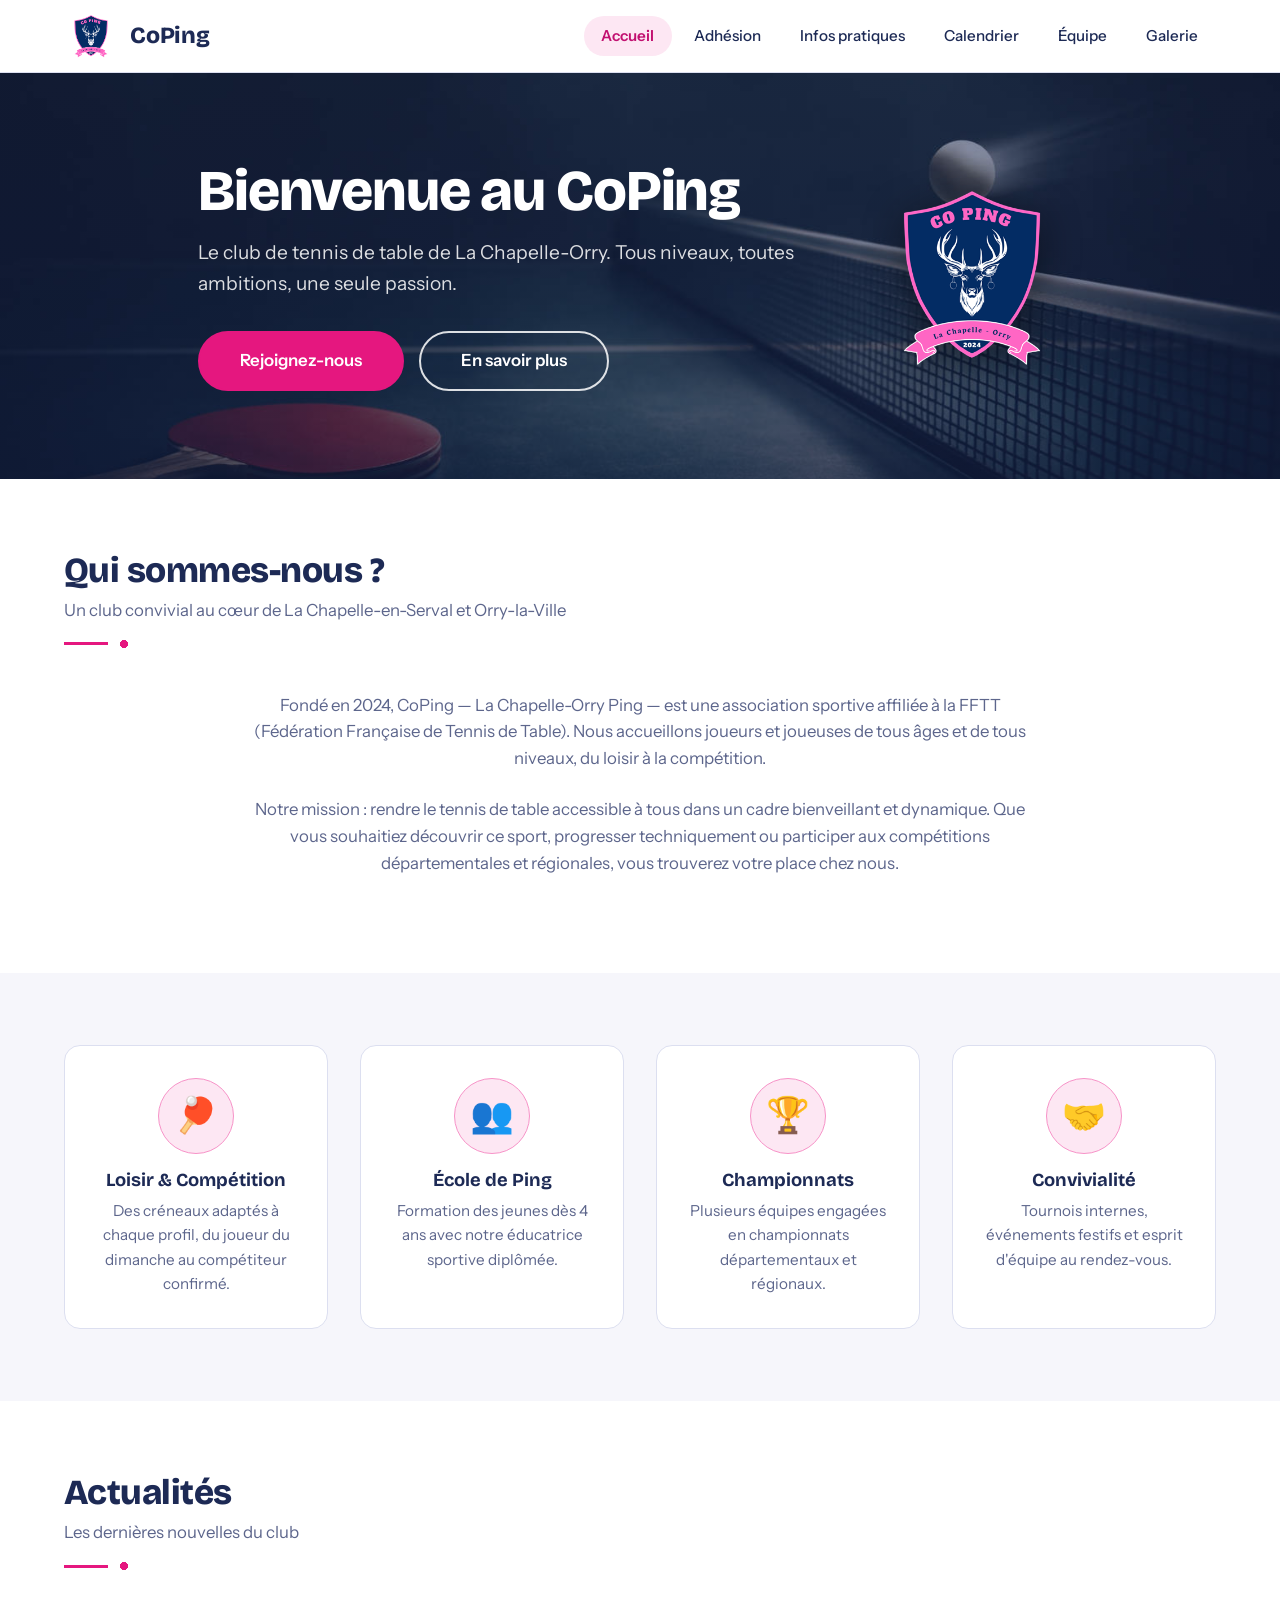
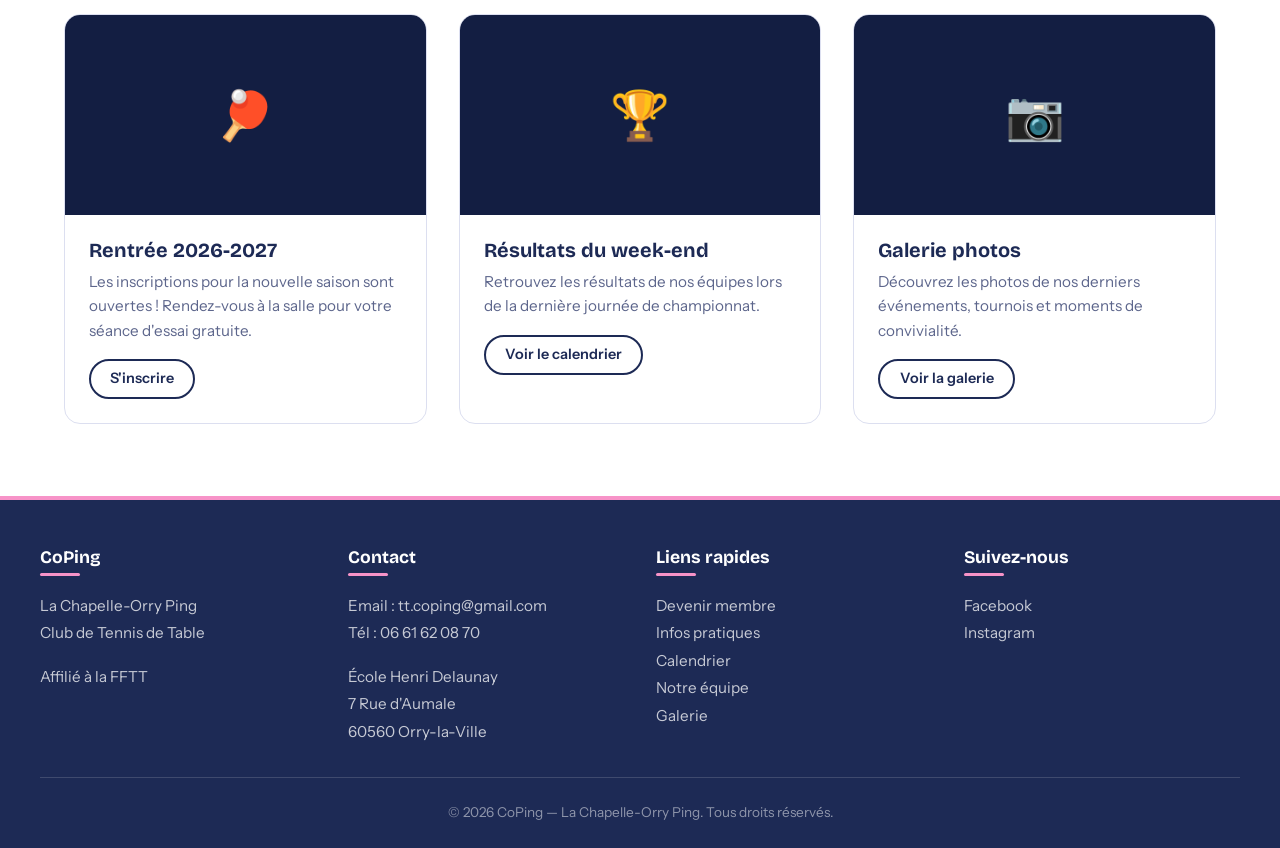
<file: index.html>
<!DOCTYPE html>
<html lang="fr">
<head>
  <meta charset="UTF-8">
  <meta name="viewport" content="width=device-width, initial-scale=1.0">
  <meta name="description" content="CoPing - Club de Tennis de Table de La Chapelle-Orry. Rejoignez notre association pour pratiquer le ping-pong dans une ambiance conviviale.">
  <title>CoPing - La Chapelle-Orry Ping</title>
  <link rel="preconnect" href="https://fonts.googleapis.com">
  <link rel="preconnect" href="https://fonts.gstatic.com" crossorigin>
  <link href="https://fonts.googleapis.com/css2?family=Bricolage+Grotesque:opsz,wght@12..96,500..800&family=Instrument+Sans:wght@400;500;600;700&display=swap" rel="stylesheet">
  <link rel="stylesheet" href="css/style.css">
</head>
<body>

  <!-- ========== HEADER ========== -->
  <header class="site-header">
    <div class="header-inner">
      <a href="index.html" class="logo">
        <img src="images/logo_390.png" alt="Logo CoPing">
        <span>CoPing</span>
      </a>
      <input type="checkbox" id="nav-toggle" class="nav-toggle" aria-label="Menu">
      <label for="nav-toggle" class="nav-toggle-label"><span></span></label>
      <nav class="main-nav">
        <ul>
          <li><a href="index.html" class="active">Accueil</a></li>
          <li><a href="pages/adhesion.html">Adh&eacute;sion</a></li>
          <li><a href="pages/infos.html">Infos pratiques</a></li>
          <li><a href="pages/calendrier.html">Calendrier</a></li>
          <li><a href="pages/equipe.html">&Eacute;quipe</a></li>
          <li><a href="pages/galerie.html">Galerie</a></li>
        </ul>
      </nav>
    </div>
  </header>

  <!-- ========== HERO ========== -->
  <section class="hero">
    <div class="hero-inner">
      <div class="hero-content">
        <h1>Bienvenue au CoPing</h1>
        <p>Le club de tennis de table de La Chapelle-Orry. Tous niveaux, toutes ambitions, une seule passion.</p>
        <a href="pages/adhesion.html" class="btn btn-primary">Rejoignez-nous</a>
        <a href="#decouvrir" class="btn btn-outline" style="margin-left: 0.75rem;">En savoir plus</a>
      </div>
      <div class="hero-logo">
        <img src="images/logo_390.png" alt="Logo CoPing">
      </div>
    </div>
  </section>

  <main>

    <!-- ========== QUI SOMMES-NOUS ========== -->
    <section class="section section-alt" id="decouvrir">
      <div class="container">
        <div class="section-title">
          <h2>Qui sommes-nous ?</h2>
          <p>Un club convivial au c&oelig;ur de La Chapelle-en-Serval et Orry-la-Ville</p>
        </div>
        <div style="max-width: 800px; margin: 0 auto; text-align: center;">
          <p style="font-size: 1.05rem; color: var(--color-text-light); margin-bottom: 1.5rem;">
            Fond&eacute; en 2024, CoPing &mdash; La Chapelle-Orry Ping &mdash; est une association sportive
            affili&eacute;e &agrave; la FFTT (F&eacute;d&eacute;ration Fran&ccedil;aise de Tennis de Table).
            Nous accueillons joueurs et joueuses de tous &acirc;ges et de tous niveaux,
            du loisir &agrave; la comp&eacute;tition.
          </p>
          <p style="font-size: 1.05rem; color: var(--color-text-light); margin-bottom: 1.5rem;">
            Notre mission : rendre le tennis de table accessible &agrave; tous dans un cadre
            bienveillant et dynamique. Que vous souhaitiez d&eacute;couvrir ce sport, progresser
            techniquement ou participer aux comp&eacute;titions d&eacute;partementales et r&eacute;gionales,
            vous trouverez votre place chez nous.
          </p>
        </div>
      </div>
    </section>

    <!-- ========== HIGHLIGHTS ========== -->
    <section class="section">
      <div class="container">
        <div class="highlights">
          <div class="highlight-item">
            <span class="highlight-icon" aria-hidden="true">&#127955;</span>
            <h3>Loisir &amp; Comp&eacute;tition</h3>
            <p>Des cr&eacute;neaux adapt&eacute;s &agrave; chaque profil, du joueur du dimanche au comp&eacute;titeur confirm&eacute;.</p>
          </div>
          <div class="highlight-item">
            <span class="highlight-icon" aria-hidden="true">&#128101;</span>
            <h3>&Eacute;cole de Ping</h3>
            <p>Formation des jeunes d&egrave;s 4 ans avec notre &eacute;ducatrice sportive dipl&ocirc;m&eacute;e.</p>
          </div>
          <div class="highlight-item">
            <span class="highlight-icon" aria-hidden="true">&#127942;</span>
            <h3>Championnats</h3>
            <p>Plusieurs &eacute;quipes engag&eacute;es en championnats d&eacute;partementaux et r&eacute;gionaux.</p>
          </div>
          <div class="highlight-item">
            <span class="highlight-icon" aria-hidden="true">&#129309;</span>
            <h3>Convivialit&eacute;</h3>
            <p>Tournois internes, &eacute;v&eacute;nements festifs et esprit d'&eacute;quipe au rendez-vous.</p>
          </div>
        </div>
      </div>
    </section>

    <!-- ========== ACTUALITES ========== -->
    <section class="section section-alt">
      <div class="container">
        <div class="section-title">
          <h2>Actualit&eacute;s</h2>
          <p>Les derni&egrave;res nouvelles du club</p>
        </div>
        <div class="cards-grid">
          <div class="card">
            <div class="card-img-placeholder">&#127955;</div>
            <div class="card-body">
              <h3>Rentr&eacute;e 2026-2027</h3>
              <p>Les inscriptions pour la nouvelle saison sont ouvertes ! Rendez-vous &agrave; la salle pour votre s&eacute;ance d'essai gratuite.</p>
              <a href="pages/adhesion.html" class="btn btn-outline-dark" style="font-size: 0.9rem; padding: 0.4rem 1.2rem;">S'inscrire</a>
            </div>
          </div>
          <div class="card">
            <div class="card-img-placeholder">&#127942;</div>
            <div class="card-body">
              <h3>R&eacute;sultats du week-end</h3>
              <p>Retrouvez les r&eacute;sultats de nos &eacute;quipes lors de la derni&egrave;re journ&eacute;e de championnat.</p>
              <a href="pages/calendrier.html" class="btn btn-outline-dark" style="font-size: 0.9rem; padding: 0.4rem 1.2rem;">Voir le calendrier</a>
            </div>
          </div>
          <div class="card">
            <div class="card-img-placeholder">&#128247;</div>
            <div class="card-body">
              <h3>Galerie photos</h3>
              <p>D&eacute;couvrez les photos de nos derniers &eacute;v&eacute;nements, tournois et moments de convivialit&eacute;.</p>
              <a href="pages/galerie.html" class="btn btn-outline-dark" style="font-size: 0.9rem; padding: 0.4rem 1.2rem;">Voir la galerie</a>
            </div>
          </div>
        </div>
      </div>
    </section>

  </main>

  <!-- ========== FOOTER ========== -->
  <footer class="site-footer">
    <div class="footer-inner">
      <div class="footer-col">
        <h4>CoPing</h4>
        <p>La Chapelle-Orry Ping<br>Club de Tennis de Table</p>
        <p class="mt-2">Affili&eacute; &agrave; la FFTT</p>
      </div>
      <div class="footer-col">
        <h4>Contact</h4>
        <p>
          Email : <a href="mailto:tt.coping@gmail.com">tt.coping@gmail.com</a><br>
          T&eacute;l : <a href="tel:+33661620870">06 61 62 08 70</a>
        </p>
        <p class="mt-2">
          &Eacute;cole Henri Delaunay<br>
          7 Rue d'Aumale<br>
          60560 Orry-la-Ville
        </p>
      </div>
      <div class="footer-col">
        <h4>Liens rapides</h4>
        <ul>
          <li><a href="pages/adhesion.html">Devenir membre</a></li>
          <li><a href="pages/infos.html">Infos pratiques</a></li>
          <li><a href="pages/calendrier.html">Calendrier</a></li>
          <li><a href="pages/equipe.html">Notre &eacute;quipe</a></li>
          <li><a href="pages/galerie.html">Galerie</a></li>
        </ul>
      </div>
      <div class="footer-col">
        <h4>Suivez-nous</h4>
        <p>
          <a href="https://www.facebook.com/co.ping.tt" target="_blank" rel="noopener">Facebook</a><br>
          <a href="https://www.instagram.com/coping.60" target="_blank" rel="noopener">Instagram</a>
        </p>
      </div>
    </div>
    <div class="footer-bottom">
      <p>&copy; 2026 CoPing &mdash; La Chapelle-Orry Ping. Tous droits r&eacute;serv&eacute;s.</p>
    </div>
  </footer>

</body>
</html>
</file>
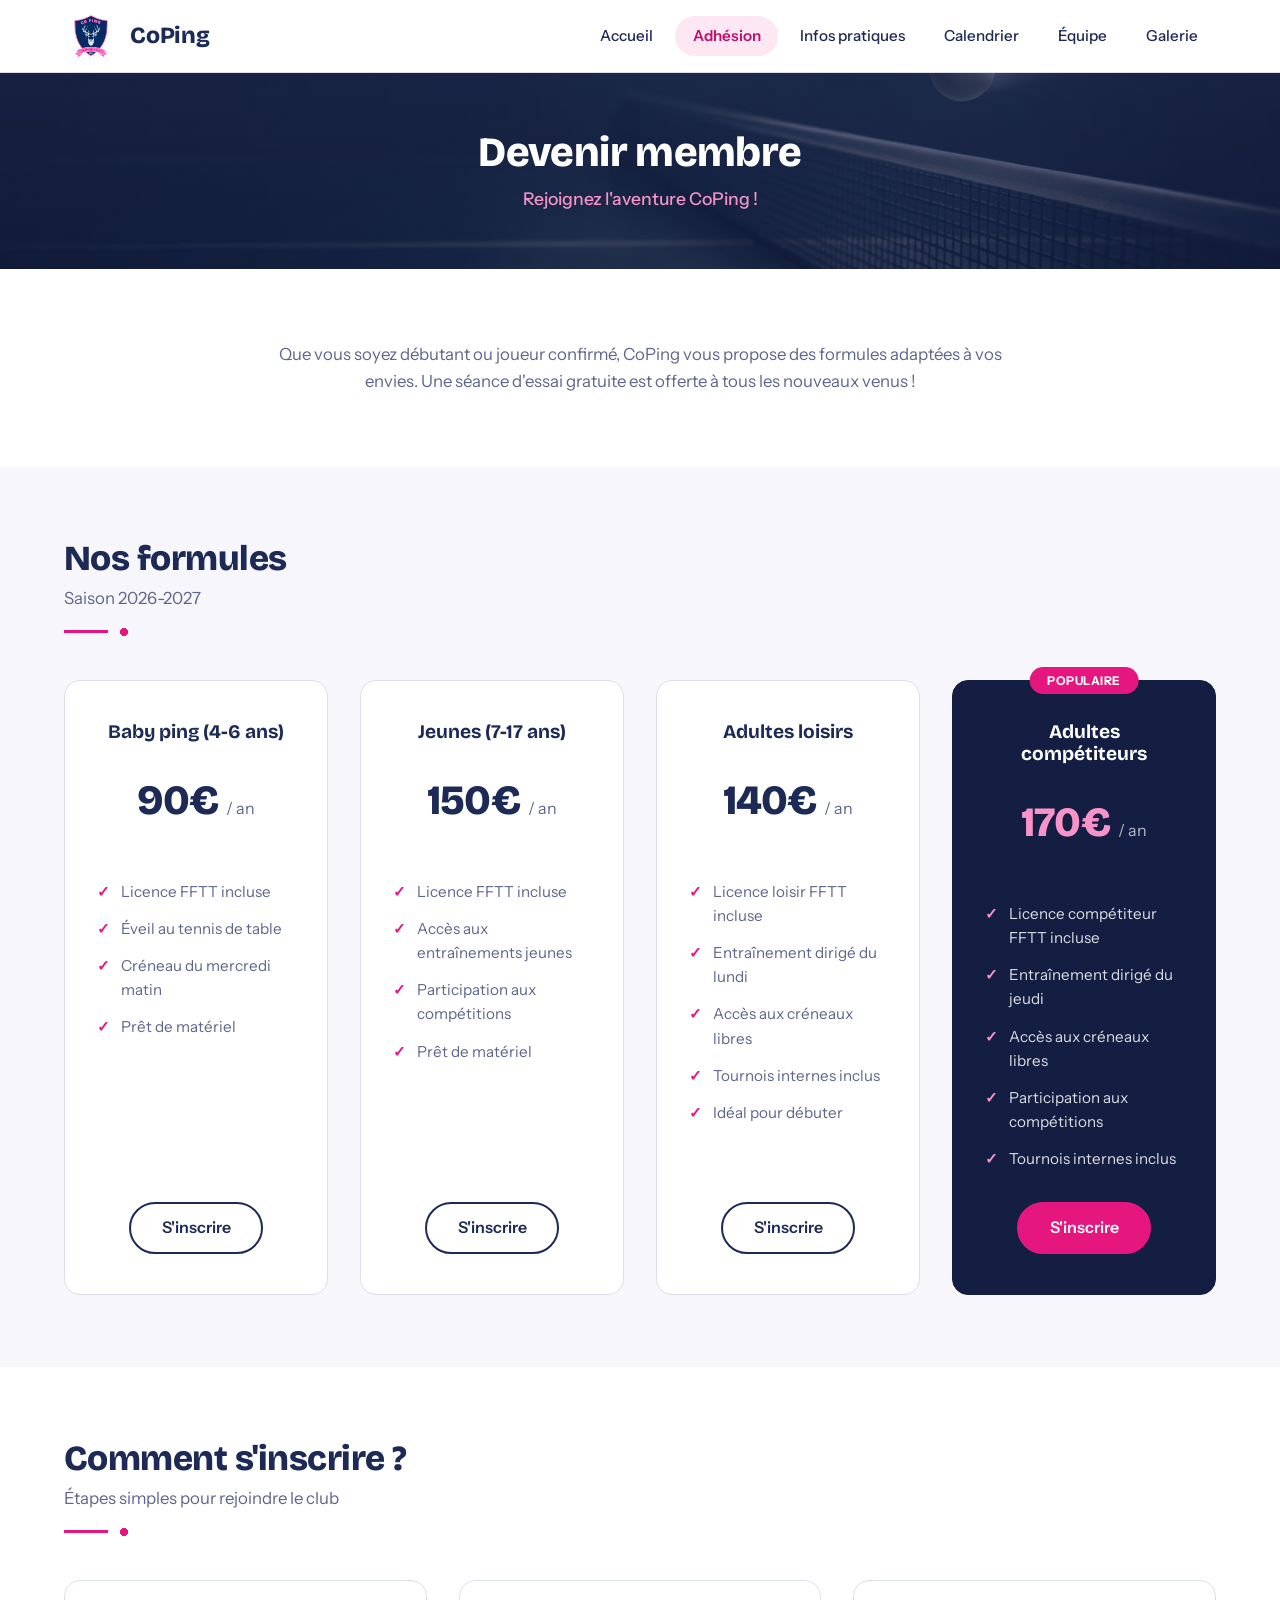
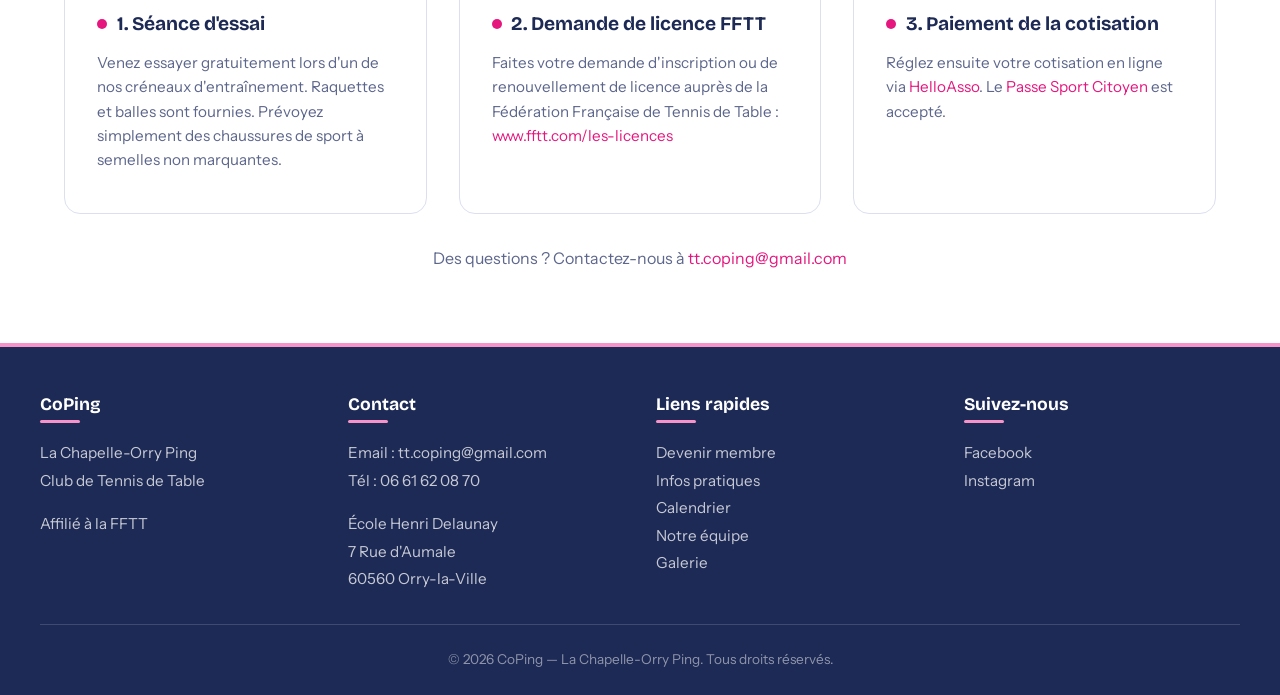
<file: pages/adhesion.html>
<!DOCTYPE html>
<html lang="fr">
<head>
  <meta charset="UTF-8">
  <meta name="viewport" content="width=device-width, initial-scale=1.0">
  <meta name="description" content="Rejoignez CoPing ! Tarifs, modalités d'inscription et formules d'adhésion au club de tennis de table de La Chapelle-Orry.">
  <title>Adh&eacute;sion - CoPing</title>
  <link rel="preconnect" href="https://fonts.googleapis.com">
  <link rel="preconnect" href="https://fonts.gstatic.com" crossorigin>
  <link href="https://fonts.googleapis.com/css2?family=Bricolage+Grotesque:opsz,wght@12..96,500..800&family=Instrument+Sans:wght@400;500;600;700&display=swap" rel="stylesheet">
  <link rel="stylesheet" href="../css/style.css">
</head>
<body>

  <!-- ========== HEADER ========== -->
  <header class="site-header">
    <div class="header-inner">
      <a href="../index.html" class="logo">
        <img src="../images/logo_390.png" alt="Logo CoPing">
        <span>CoPing</span>
      </a>
      <input type="checkbox" id="nav-toggle" class="nav-toggle" aria-label="Menu">
      <label for="nav-toggle" class="nav-toggle-label"><span></span></label>
      <nav class="main-nav">
        <ul>
          <li><a href="../index.html">Accueil</a></li>
          <li><a href="adhesion.html" class="active">Adh&eacute;sion</a></li>
          <li><a href="infos.html">Infos pratiques</a></li>
          <li><a href="calendrier.html">Calendrier</a></li>
          <li><a href="equipe.html">&Eacute;quipe</a></li>
          <li><a href="galerie.html">Galerie</a></li>
        </ul>
      </nav>
    </div>
  </header>

  <!-- ========== PAGE HEADER ========== -->
  <section class="page-header">
    <h1>Devenir membre</h1>
    <p>Rejoignez l'aventure CoPing !</p>
  </section>

  <main>

    <!-- ========== INTRODUCTION ========== -->
    <section class="section section-alt">
      <div class="container" style="max-width: 800px;">
        <p style="text-align: center; font-size: 1.05rem; color: var(--color-text-light);">
          Que vous soyez d&eacute;butant ou joueur confirm&eacute;, CoPing vous propose
          des formules adapt&eacute;es &agrave; vos envies. Une s&eacute;ance d'essai gratuite
          est offerte &agrave; tous les nouveaux venus !
        </p>
      </div>
    </section>

    <!-- ========== TARIFS ========== -->
    <section class="section">
      <div class="container">
        <div class="section-title">
          <h2>Nos formules</h2>
          <p>Saison 2026-2027</p>
        </div>
        <div class="pricing-grid">

          <div class="pricing-card">
            <h3>Baby ping (4-6 ans)</h3>
            <div class="price">90&euro; <span>/ an</span></div>
            <ul>
              <li>Licence FFTT incluse</li>
              <li>&Eacute;veil au tennis de table</li>
              <li>Cr&eacute;neau du mercredi matin</li>
              <li>Pr&ecirc;t de mat&eacute;riel</li>
            </ul>
            <a href="#inscription" class="btn btn-outline-dark">S'inscrire</a>
          </div>

          <div class="pricing-card">
            <h3>Jeunes (7-17 ans)</h3>
            <div class="price">150&euro; <span>/ an</span></div>
            <ul>
              <li>Licence FFTT incluse</li>
              <li>Acc&egrave;s aux entra&icirc;nements jeunes</li>
              <li>Participation aux comp&eacute;titions</li>
              <li>Pr&ecirc;t de mat&eacute;riel</li>
            </ul>
            <a href="#inscription" class="btn btn-outline-dark">S'inscrire</a>
          </div>

          <div class="pricing-card">
            <h3>Adultes loisirs</h3>
            <div class="price">140&euro; <span>/ an</span></div>
            <ul>
              <li>Licence loisir FFTT incluse</li>
              <li>Entra&icirc;nement dirig&eacute; du lundi</li>
              <li>Acc&egrave;s aux cr&eacute;neaux libres</li>
              <li>Tournois internes inclus</li>
              <li>Id&eacute;al pour d&eacute;buter</li>
            </ul>
            <a href="#inscription" class="btn btn-outline-dark">S'inscrire</a>
          </div>

          <div class="pricing-card featured">
            <h3>Adultes comp&eacute;titeurs</h3>
            <div class="price">170&euro; <span>/ an</span></div>
            <ul>
              <li>Licence comp&eacute;titeur FFTT incluse</li>
              <li>Entra&icirc;nement dirig&eacute; du jeudi</li>
              <li>Acc&egrave;s aux cr&eacute;neaux libres</li>
              <li>Participation aux comp&eacute;titions</li>
              <li>Tournois internes inclus</li>
            </ul>
            <a href="#inscription" class="btn btn-primary">S'inscrire</a>
          </div>

        </div>
      </div>
    </section>

    <!-- ========== COMMENT S'INSCRIRE ========== -->
    <section class="section section-alt" id="inscription">
      <div class="container">
        <div class="section-title">
          <h2>Comment s'inscrire ?</h2>
          <p>&Eacute;tapes simples pour rejoindre le club</p>
        </div>
        <div class="info-grid">

          <div class="info-box">
            <h3>1. S&eacute;ance d'essai</h3>
            <p>
              Venez essayer gratuitement lors d'un de nos cr&eacute;neaux d'entra&icirc;nement.
              Raquettes et balles sont fournies. Pr&eacute;voyez simplement des chaussures de sport
              &agrave; semelles non marquantes.
            </p>
          </div>

          <div class="info-box">
            <h3>2. Demande de licence FFTT</h3>
            <p>
              Faites votre demande d'inscription ou de renouvellement de licence
              aupr&egrave;s de la F&eacute;d&eacute;ration Fran&ccedil;aise de Tennis de Table :
              <a href="https://www.fftt.com/les-licences/" target="_blank" rel="noopener">www.fftt.com/les-licences</a>
            </p>
          </div>

          <div class="info-box">
            <h3>3. Paiement de la cotisation</h3>
            <p>
              R&eacute;glez ensuite votre cotisation en ligne via
              <a href="https://www.helloasso.com/associations/la-chapelle-en-serval-orry-la-ville-ping-co-ping/adhesions/adhesion-2026-2027-sport" target="_blank" rel="noopener">HelloAsso</a>.
              Le <a href="https://oise.fr/les-pass-citoyens-du-conseil-departemental-de-loise/le-passsports-citoyen">Passe Sport Citoyen</a>
              est accept&eacute;.
            </p>
          </div>

        </div>

        <div class="text-center mt-4">
          <p style="color: var(--color-text-light);">
            Des questions ? Contactez-nous &agrave;
            <a href="mailto:tt.coping@gmail.com">tt.coping@gmail.com</a>
          </p>
        </div>
      </div>
    </section>

  </main>

  <!-- ========== FOOTER ========== -->
  <footer class="site-footer">
    <div class="footer-inner">
      <div class="footer-col">
        <h4>CoPing</h4>
        <p>La Chapelle-Orry Ping<br>Club de Tennis de Table</p>
        <p class="mt-2">Affili&eacute; &agrave; la FFTT</p>
      </div>
      <div class="footer-col">
        <h4>Contact</h4>
        <p>
          Email : <a href="mailto:tt.coping@gmail.com">tt.coping@gmail.com</a><br>
          T&eacute;l : <a href="tel:+33661620870">06 61 62 08 70</a>
        </p>
        <p class="mt-2">
          &Eacute;cole Henri Delaunay<br>
          7 Rue d'Aumale<br>
          60560 Orry-la-Ville
        </p>
      </div>
      <div class="footer-col">
        <h4>Liens rapides</h4>
        <ul>
          <li><a href="adhesion.html">Devenir membre</a></li>
          <li><a href="infos.html">Infos pratiques</a></li>
          <li><a href="calendrier.html">Calendrier</a></li>
          <li><a href="equipe.html">Notre &eacute;quipe</a></li>
          <li><a href="galerie.html">Galerie</a></li>
        </ul>
      </div>
      <div class="footer-col">
        <h4>Suivez-nous</h4>
        <p>
          <a href="https://www.facebook.com/co.ping.tt" target="_blank" rel="noopener">Facebook</a><br>
          <a href="https://www.instagram.com/coping.60" target="_blank" rel="noopener">Instagram</a>
        </p>
      </div>
    </div>
    <div class="footer-bottom">
      <p>&copy; 2026 CoPing &mdash; La Chapelle-Orry Ping. Tous droits r&eacute;serv&eacute;s.</p>
    </div>
  </footer>

</body>
</html>
</file>
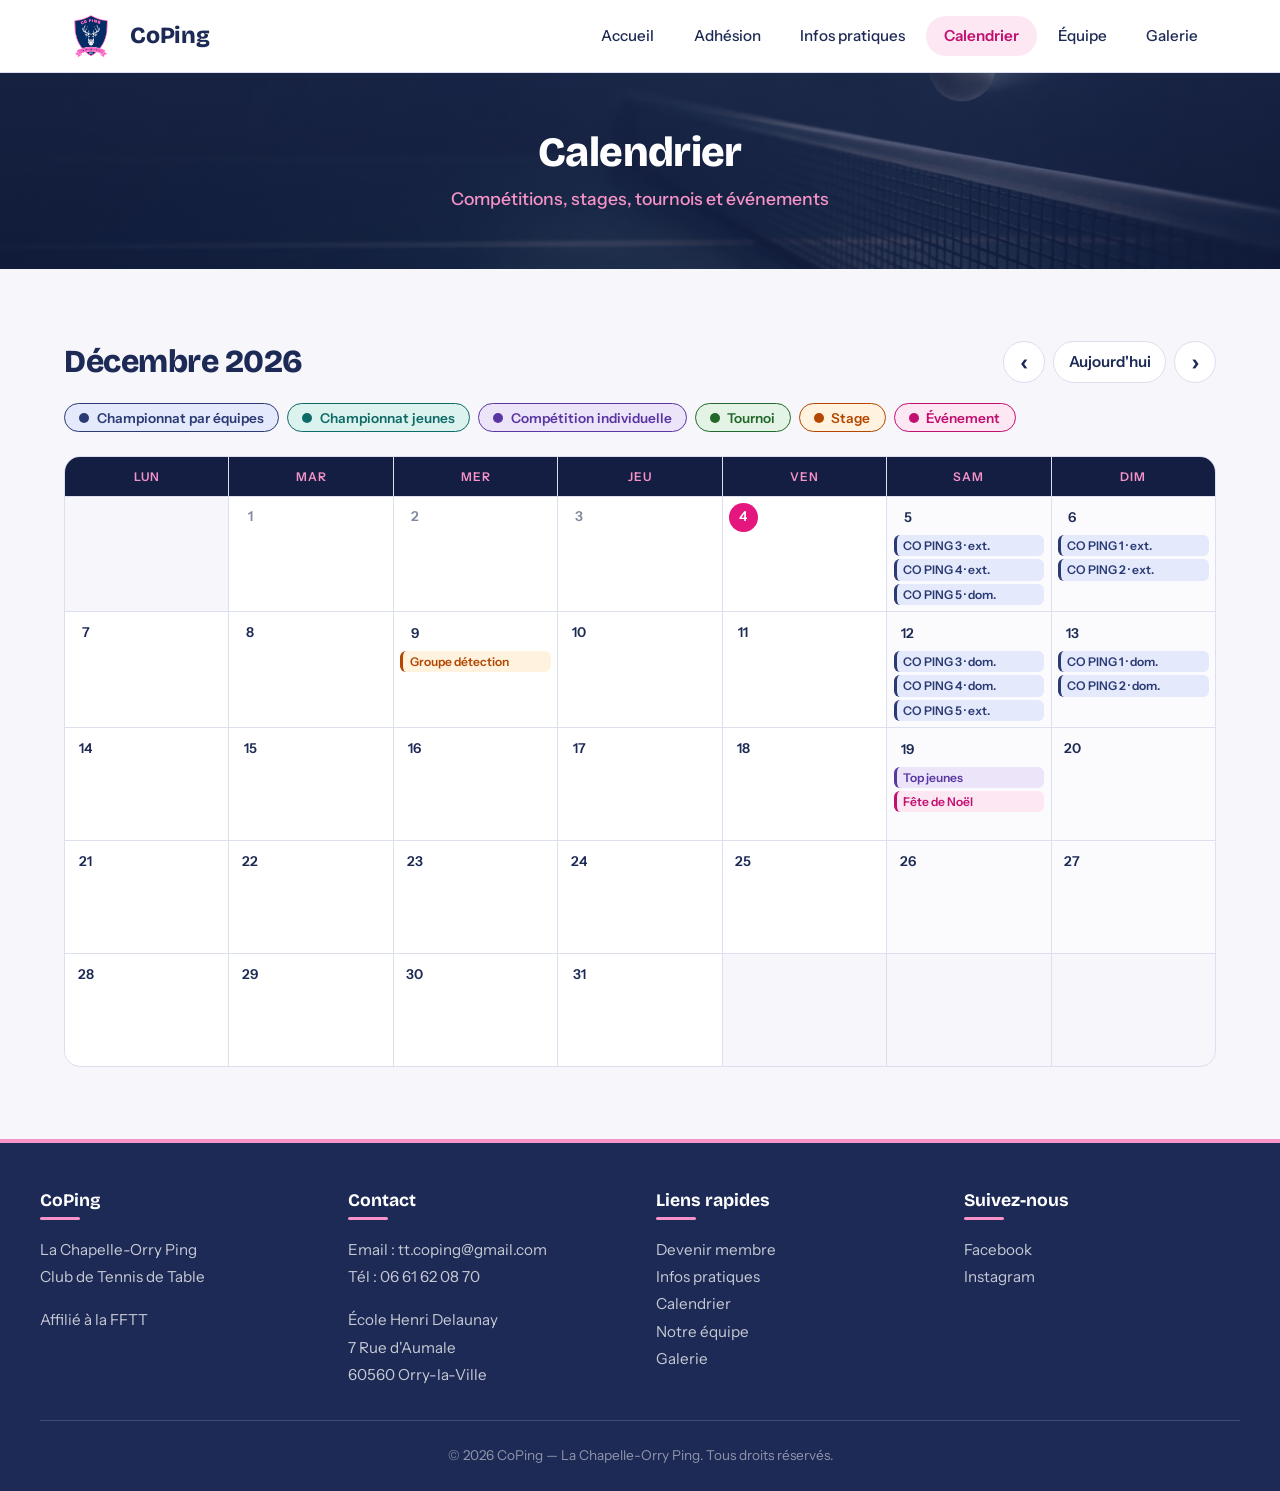
<file: pages/calendrier.html>
<!DOCTYPE html>
<html lang="fr">
<head>
  <meta charset="UTF-8">
  <meta name="viewport" content="width=device-width, initial-scale=1.0">
  <meta name="description" content="Calendrier du CoPing : compétitions, stages, tournois et événements du club de tennis de table de La Chapelle-Orry.">
  <title>Calendrier - CoPing</title>
  <link rel="preconnect" href="https://fonts.googleapis.com">
  <link rel="preconnect" href="https://fonts.gstatic.com" crossorigin>
  <link href="https://fonts.googleapis.com/css2?family=Bricolage+Grotesque:opsz,wght@12..96,500..800&family=Instrument+Sans:wght@400;500;600;700&display=swap" rel="stylesheet">
  <link rel="stylesheet" href="../css/style.css">
</head>
<body>

  <!-- ========== HEADER ========== -->
  <header class="site-header">
    <div class="header-inner">
      <a href="../index.html" class="logo">
        <img src="../images/logo_390.png" alt="Logo CoPing">
        <span>CoPing</span>
      </a>
      <input type="checkbox" id="nav-toggle" class="nav-toggle" aria-label="Menu">
      <label for="nav-toggle" class="nav-toggle-label"><span></span></label>
      <nav class="main-nav">
        <ul>
          <li><a href="../index.html">Accueil</a></li>
          <li><a href="adhesion.html">Adh&eacute;sion</a></li>
          <li><a href="infos.html">Infos pratiques</a></li>
          <li><a href="calendrier.html" class="active">Calendrier</a></li>
          <li><a href="equipe.html">&Eacute;quipe</a></li>
          <li><a href="galerie.html">Galerie</a></li>
        </ul>
      </nav>
    </div>
  </header>

  <!-- ========== PAGE HEADER ========== -->
  <section class="page-header">
    <h1>Calendrier</h1>
    <p>Comp&eacute;titions, stages, tournois et &eacute;v&eacute;nements</p>
  </section>

  <main>

    <!-- ========== CALENDRIER ==========
         Rempli par js/calendrier.js a partir des fichiers data/*.js.
         Pour ajouter un evenement : voir data/README.md. -->
    <section class="section">
      <div class="container">
        <div class="cal is-loading" id="calendrier">
          <div class="cal-toolbar">
            <h2 class="cal-title" aria-live="polite">Calendrier</h2>
            <div class="cal-nav">
              <button type="button" class="cal-btn cal-prev" aria-label="Mois pr&eacute;c&eacute;dent">&#8249;</button>
              <button type="button" class="cal-btn cal-today">Aujourd'hui</button>
              <button type="button" class="cal-btn cal-next" aria-label="Mois suivant">&#8250;</button>
            </div>
          </div>
          <div class="cal-filters" role="group" aria-label="Filtrer par type d'&eacute;v&eacute;nement"></div>
          <div class="cal-grid"></div>
          <p class="cal-message" hidden></p>
          <ol class="cal-agenda" aria-label="&Eacute;v&eacute;nements du mois"></ol>
          <noscript><p class="cal-message">Le calendrier n&eacute;cessite JavaScript.</p></noscript>
        </div>
      </div>
    </section>

    <dialog class="cal-dialog" aria-labelledby="cal-dialog-title">
      <button type="button" class="cal-dialog-close" aria-label="Fermer">&times;</button>
      <div class="cal-dialog-body"></div>
    </dialog>

  </main>

  <!-- ========== FOOTER ========== -->
  <footer class="site-footer">
    <div class="footer-inner">
      <div class="footer-col">
        <h4>CoPing</h4>
        <p>La Chapelle-Orry Ping<br>Club de Tennis de Table</p>
        <p class="mt-2">Affili&eacute; &agrave; la FFTT</p>
      </div>
      <div class="footer-col">
        <h4>Contact</h4>
        <p>
          Email : <a href="mailto:tt.coping@gmail.com">tt.coping@gmail.com</a><br>
          T&eacute;l : <a href="tel:+33661620870">06 61 62 08 70</a>
        </p>
        <p class="mt-2">
          &Eacute;cole Henri Delaunay<br>
          7 Rue d'Aumale<br>
          60560 Orry-la-Ville
        </p>
      </div>
      <div class="footer-col">
        <h4>Liens rapides</h4>
        <ul>
          <li><a href="adhesion.html">Devenir membre</a></li>
          <li><a href="infos.html">Infos pratiques</a></li>
          <li><a href="calendrier.html">Calendrier</a></li>
          <li><a href="equipe.html">Notre &eacute;quipe</a></li>
          <li><a href="galerie.html">Galerie</a></li>
        </ul>
      </div>
      <div class="footer-col">
        <h4>Suivez-nous</h4>
        <p>
          <a href="https://www.facebook.com/co.ping.tt" target="_blank" rel="noopener">Facebook</a><br>
          <a href="https://www.instagram.com/coping.60" target="_blank" rel="noopener">Instagram</a>
        </p>
      </div>
    </div>
    <div class="footer-bottom">
      <p>&copy; 2026 CoPing &mdash; La Chapelle-Orry Ping. Tous droits r&eacute;serv&eacute;s.</p>
    </div>
  </footer>

  <script src="../data/evenements.js"></script>
  <script src="../data/championnat-2026-2027-phase1.js"></script>
  <script src="../data/championnat-jeunes-phase1.js"></script>
  <script src="../data/criterium-federal.js"></script>
  <script src="../data/championnat-500pts.js"></script>
  <script src="../data/groupe-detection.js"></script>
  <script src="../data/clubs.js"></script>
  <script src="../js/calendrier.js"></script>

</body>
</html>
</file>
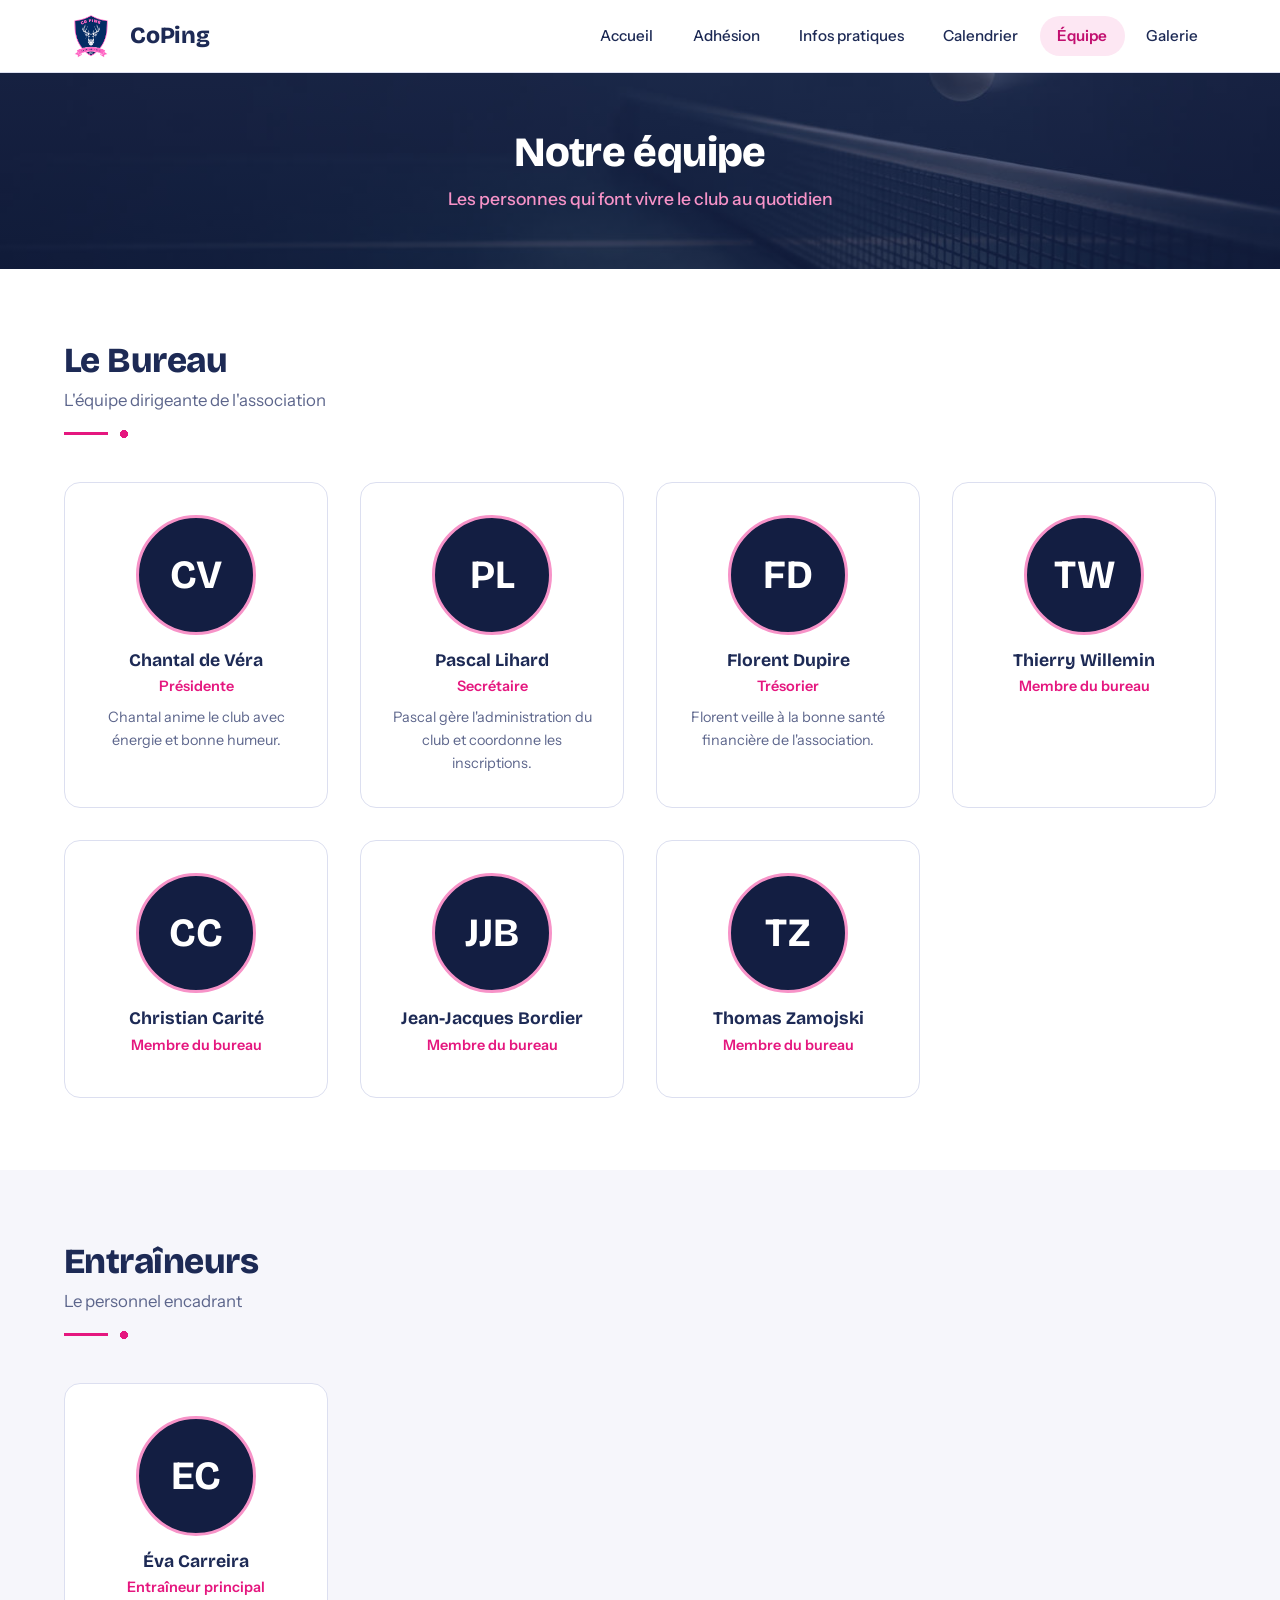
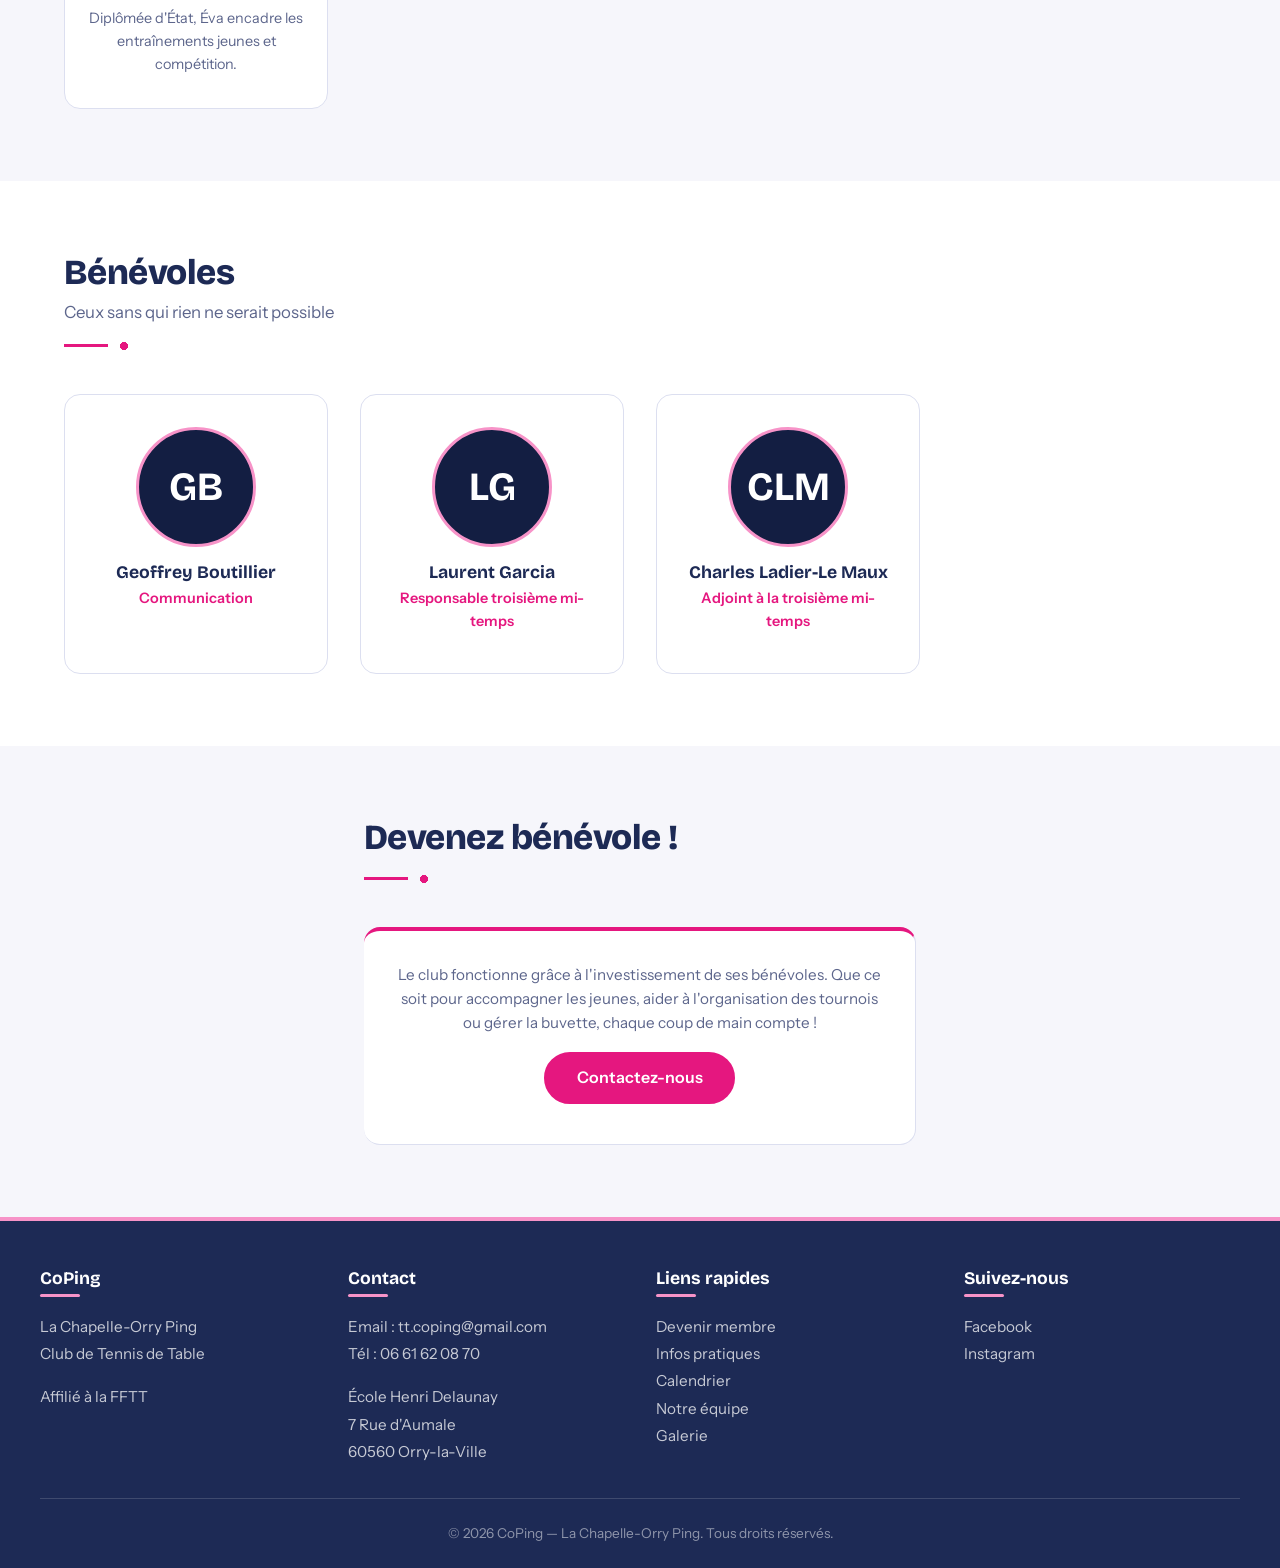
<file: pages/equipe.html>
<!DOCTYPE html>
<html lang="fr">
<head>
  <meta charset="UTF-8">
  <meta name="viewport" content="width=device-width, initial-scale=1.0">
  <meta name="description" content="L'équipe du CoPing : entraîneurs, dirigeants et bénévoles du club de tennis de table de La Chapelle-Orry.">
  <title>&Eacute;quipe - CoPing</title>
  <link rel="preconnect" href="https://fonts.googleapis.com">
  <link rel="preconnect" href="https://fonts.gstatic.com" crossorigin>
  <link href="https://fonts.googleapis.com/css2?family=Bricolage+Grotesque:opsz,wght@12..96,500..800&family=Instrument+Sans:wght@400;500;600;700&display=swap" rel="stylesheet">
  <link rel="stylesheet" href="../css/style.css">
</head>
<body>

  <!-- ========== HEADER ========== -->
  <header class="site-header">
    <div class="header-inner">
      <a href="../index.html" class="logo">
        <img src="../images/logo_390.png" alt="Logo CoPing">
        <span>CoPing</span>
      </a>
      <input type="checkbox" id="nav-toggle" class="nav-toggle" aria-label="Menu">
      <label for="nav-toggle" class="nav-toggle-label"><span></span></label>
      <nav class="main-nav">
        <ul>
          <li><a href="../index.html">Accueil</a></li>
          <li><a href="adhesion.html">Adh&eacute;sion</a></li>
          <li><a href="infos.html">Infos pratiques</a></li>
          <li><a href="calendrier.html">Calendrier</a></li>
          <li><a href="equipe.html" class="active">&Eacute;quipe</a></li>
          <li><a href="galerie.html">Galerie</a></li>
        </ul>
      </nav>
    </div>
  </header>

  <!-- ========== PAGE HEADER ========== -->
  <section class="page-header">
    <h1>Notre &eacute;quipe</h1>
    <p>Les personnes qui font vivre le club au quotidien</p>
  </section>

  <main>

    <!-- ========== BUREAU ========== -->
    <section class="section section-alt">
      <div class="container">
        <div class="section-title">
          <h2>Le Bureau</h2>
          <p>L'&eacute;quipe dirigeante de l'association</p>
        </div>
        <div class="team-grid">

          <div class="team-member">
            <div class="team-photo-placeholder">CV</div>
            <h3>Chantal de V&eacute;ra</h3>
            <p class="team-role">Pr&eacute;sidente</p>
            <p>Chantal anime le club avec &eacute;nergie et bonne humeur.</p>
          </div>

          <div class="team-member">
            <div class="team-photo-placeholder">PL</div>
            <h3>Pascal Lihard</h3>
            <p class="team-role">Secr&eacute;taire</p>
            <p>Pascal g&egrave;re l'administration du club et coordonne les inscriptions.</p>
          </div>

          <div class="team-member">
            <div class="team-photo-placeholder">FD</div>
            <h3>Florent Dupire</h3>
            <p class="team-role">Tr&eacute;sorier</p>
            <p>Florent veille &agrave; la bonne sant&eacute; financi&egrave;re de l'association.</p>
          </div>

          <div class="team-member">
            <div class="team-photo-placeholder">TW</div>
            <h3>Thierry Willemin</h3>
            <p class="team-role">Membre du bureau</p>
	    <p></p>
          </div>

          <div class="team-member">
            <div class="team-photo-placeholder">CC</div>
            <h3>Christian Carit&eacute;</h3>
            <p class="team-role">Membre du bureau</p>
	    <p></p>
          </div>

          <div class="team-member">
            <div class="team-photo-placeholder">JJB</div>
            <h3>Jean-Jacques Bordier</h3>
            <p class="team-role">Membre du bureau</p>
	    <p></p>
          </div>

          <div class="team-member">
            <div class="team-photo-placeholder">TZ</div>
            <h3>Thomas Zamojski</h3>
            <p class="team-role">Membre du bureau</p>
	    <p></p>
          </div>

        </div>
      </div>
    </section>

    <!-- ========== ENTRAINEURS ========== -->
    <section class="section">
      <div class="container">
        <div class="section-title">
          <h2>Entra&icirc;neurs</h2>
          <p>Le personnel encadrant</p>
        </div>
        <div class="team-grid">

          <div class="team-member">
            <div class="team-photo-placeholder">EC</div>
            <h3>&Eacute;va Carreira</h3>
            <p class="team-role">Entra&icirc;neur principal</p>
            <p>Dipl&ocirc;m&eacute;e d'&Eacute;tat, &Eacute;va encadre les entra&icirc;nements jeunes et comp&eacute;tition.</p>
          </div>

        </div>
      </div>
    </section>

    <!-- ========== BENEVOLES ========== -->
    <section class="section section-alt">
      <div class="container">
        <div class="section-title">
          <h2>B&eacute;n&eacute;voles</h2>
          <p>Ceux sans qui rien ne serait possible</p>
        </div>
        <div class="team-grid">

          <div class="team-member">
            <div class="team-photo-placeholder">GB</div>
            <h3>Geoffrey Boutillier</h3>
            <p class="team-role">Communication</p>
	    <p></p>
          </div>

          <div class="team-member">
            <div class="team-photo-placeholder">LG</div>
            <h3>Laurent Garcia</h3>
            <p class="team-role">Responsable troisième mi-temps</p>
	    <p></p>
          </div>

          <div class="team-member">
            <div class="team-photo-placeholder">CLM</div>
            <h3>Charles Ladier-Le Maux</h3>
            <p class="team-role">Adjoint à la troisième mi-temps</p>
	    <p></p>
          </div>

        </div>
      </div>
    </section>

    <!-- ========== REJOINDRE L'EQUIPE ========== -->
    <section class="section">
      <div class="container" style="max-width: 600px;">
        <div class="section-title">
          <h2>Devenez b&eacute;n&eacute;vole !</h2>
        </div>
        <div class="info-box" style="text-align: center; border-left: none; border-top: 4px solid var(--color-secondary);">
          <p>
            Le club fonctionne gr&acirc;ce &agrave; l'investissement de ses b&eacute;n&eacute;voles.
            Que ce soit pour accompagner les jeunes, aider &agrave; l'organisation des tournois
            ou g&eacute;rer la buvette, chaque coup de main compte !
          </p>
          <p class="mt-2">
            <a href="mailto:tt.coping@gmail.com" class="btn btn-primary">Contactez-nous</a>
          </p>
        </div>
      </div>
    </section>

  </main>

  <!-- ========== FOOTER ========== -->
  <footer class="site-footer">
    <div class="footer-inner">
      <div class="footer-col">
        <h4>CoPing</h4>
        <p>La Chapelle-Orry Ping<br>Club de Tennis de Table</p>
        <p class="mt-2">Affili&eacute; &agrave; la FFTT</p>
      </div>
      <div class="footer-col">
        <h4>Contact</h4>
        <p>
          Email : <a href="mailto:tt.coping@gmail.com">tt.coping@gmail.com</a><br>
          T&eacute;l : <a href="tel:+33661620870">06 61 62 08 70</a>
        </p>
        <p class="mt-2">
          &Eacute;cole Henri Delaunay<br>
          7 Rue d'Aumale<br>
          60560 Orry-la-Ville
        </p>
      </div>
      <div class="footer-col">
        <h4>Liens rapides</h4>
        <ul>
          <li><a href="adhesion.html">Devenir membre</a></li>
          <li><a href="infos.html">Infos pratiques</a></li>
          <li><a href="calendrier.html">Calendrier</a></li>
          <li><a href="equipe.html">Notre &eacute;quipe</a></li>
          <li><a href="galerie.html">Galerie</a></li>
        </ul>
      </div>
      <div class="footer-col">
        <h4>Suivez-nous</h4>
        <p>
          <a href="https://www.facebook.com/co.ping.tt" target="_blank" rel="noopener">Facebook</a><br>
          <a href="https://www.instagram.com/coping.60" target="_blank" rel="noopener">Instagram</a>
        </p>
      </div>
    </div>
    <div class="footer-bottom">
      <p>&copy; 2026 CoPing &mdash; La Chapelle-Orry Ping. Tous droits r&eacute;serv&eacute;s.</p>
    </div>
  </footer>

</body>
</html>
</file>
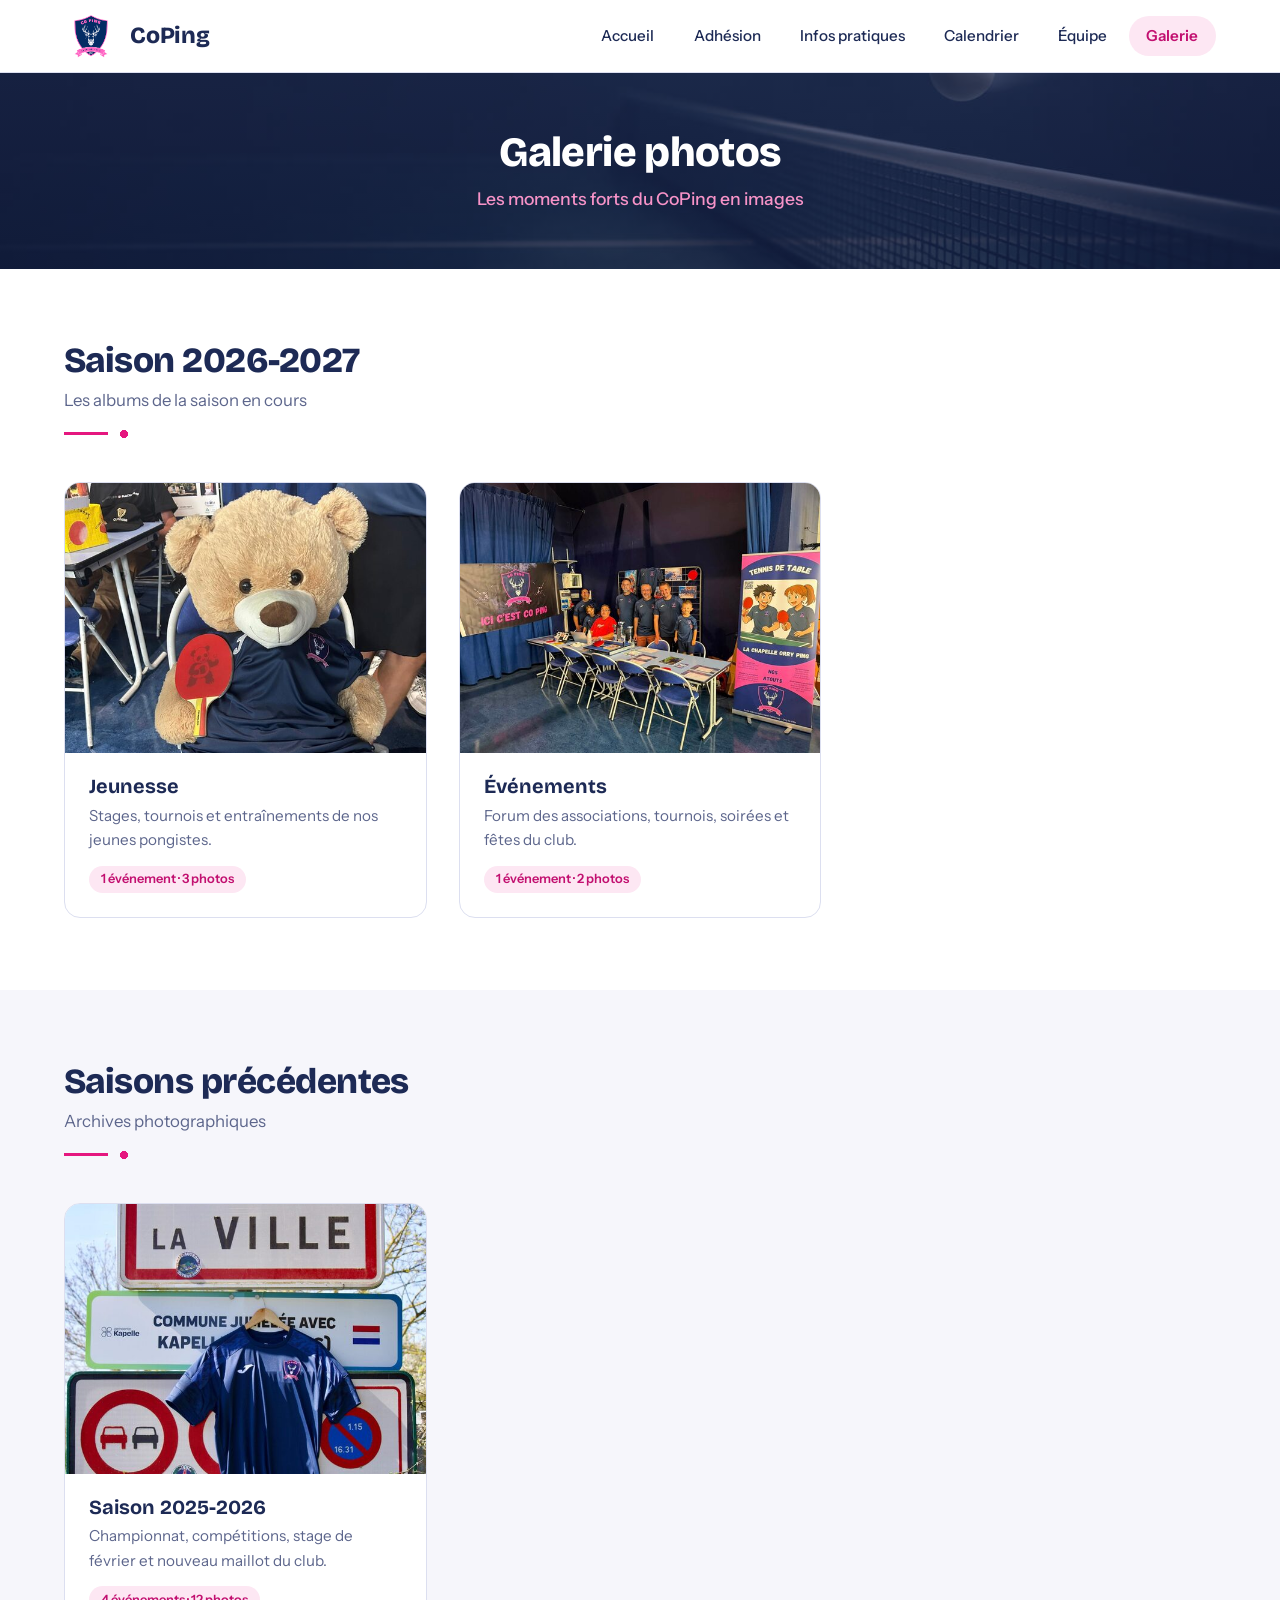
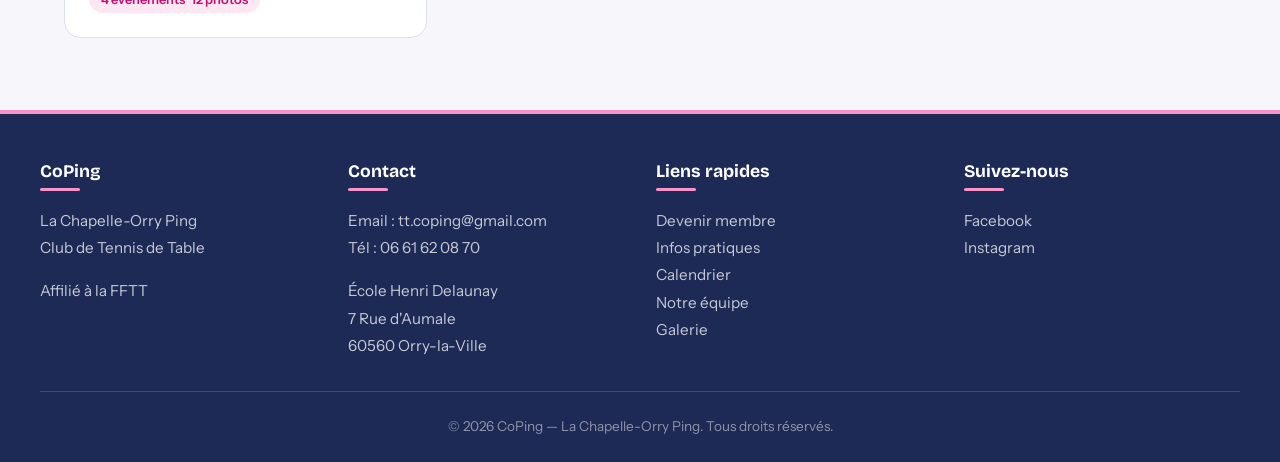
<file: pages/galerie.html>
<!DOCTYPE html>
<html lang="fr">
<head>
  <meta charset="UTF-8">
  <meta name="viewport" content="width=device-width, initial-scale=1.0">
  <meta name="description" content="Galerie photos du CoPing : retrouvez les moments forts du club de tennis de table de La Chapelle-Orry.">
  <title>Galerie - CoPing</title>
  <link rel="preconnect" href="https://fonts.googleapis.com">
  <link rel="preconnect" href="https://fonts.gstatic.com" crossorigin>
  <link href="https://fonts.googleapis.com/css2?family=Bricolage+Grotesque:opsz,wght@12..96,500..800&family=Instrument+Sans:wght@400;500;600;700&display=swap" rel="stylesheet">
  <link rel="stylesheet" href="../css/style.css">
</head>
<body>

  <!-- ========== HEADER ========== -->
  <header class="site-header">
    <div class="header-inner">
      <a href="../index.html" class="logo">
        <img src="../images/logo_390.png" alt="Logo CoPing">
        <span>CoPing</span>
      </a>
      <input type="checkbox" id="nav-toggle" class="nav-toggle" aria-label="Menu">
      <label for="nav-toggle" class="nav-toggle-label"><span></span></label>
      <nav class="main-nav">
        <ul>
          <li><a href="../index.html">Accueil</a></li>
          <li><a href="adhesion.html">Adh&eacute;sion</a></li>
          <li><a href="infos.html">Infos pratiques</a></li>
          <li><a href="calendrier.html">Calendrier</a></li>
          <li><a href="equipe.html">&Eacute;quipe</a></li>
          <li><a href="galerie.html" class="active">Galerie</a></li>
        </ul>
      </nav>
    </div>
  </header>

  <!-- ========== PAGE HEADER ========== -->
  <section class="page-header">
    <h1>Galerie photos</h1>
    <p>Les moments forts du CoPing en images</p>
  </section>

  <main>

    <!-- ========== SAISON EN COURS ========== -->
    <section class="section section-alt">
      <div class="container">
        <div class="section-title">
          <h2>Saison 2026-2027</h2>
          <p>Les albums de la saison en cours</p>
        </div>
        <div class="album-grid">

          <a class="album-card" href="galerie/2026-2027-jeunesse.html">
            <div class="album-cover-wrap">
              <!-- Couverture seule (hors &eacute;v&eacute;nement) : gallery/2026-2027/jeunesse/boubou.jpg
                   Vignette recadr&eacute;e en 4/3 sur la mascotte (voir gallery/README.md). -->
              <img class="album-cover" src="../gallery/2026-2027/jeunesse/thumb/boubou.jpg"
                   alt="Boubou, la mascotte du CoPing, en tenue du club et raquette &agrave; la main" width="600" height="450">
            </div>
            <div class="album-card-body">
              <h3>Jeunesse</h3>
              <p>Stages, tournois et entra&icirc;nements de nos jeunes pongistes.</p>
              <span class="album-meta">1 &eacute;v&eacute;nement &middot; 3 photos</span>
            </div>
          </a>

          <a class="album-card" href="galerie/2026-2027-evenements.html">
            <div class="album-cover-wrap">
              <img class="album-cover" src="../gallery/2026-2027/evenements/forum-assos/thumb/stand.jpg"
                   alt="Le stand du CoPing au forum des associations" width="600" height="450">
            </div>
            <div class="album-card-body">
              <h3>&Eacute;v&eacute;nements</h3>
              <p>Forum des associations, tournois, soir&eacute;es et f&ecirc;tes du club.</p>
              <span class="album-meta">1 &eacute;v&eacute;nement &middot; 2 photos</span>
            </div>
          </a>

        </div>
      </div>
    </section>

    <!-- ========== SAISONS PRECEDENTES ========== -->
    <section class="section">
      <div class="container">
        <div class="section-title">
          <h2>Saisons pr&eacute;c&eacute;dentes</h2>
          <p>Archives photographiques</p>
        </div>

        <div class="album-grid">

          <a class="album-card" href="galerie/2025-2026-retrospective.html">
            <div class="album-cover-wrap">
              <img class="album-cover" src="../gallery/2025-2026/retrospective/thumb/maillot.jpg"
                   alt="Le maillot du CoPing &agrave; l'entr&eacute;e d'Orry-la-Ville" width="600" height="858">
            </div>
            <div class="album-card-body">
              <h3>Saison 2025-2026</h3>
              <p>Championnat, comp&eacute;titions, stage de f&eacute;vrier et nouveau maillot du club.</p>
              <span class="album-meta">4 &eacute;v&eacute;nements &middot; 12 photos</span>
            </div>
          </a>

        </div>

        <!-- Pour archiver un album en fin de saison : d&eacute;placer sa carte
             <a class="album-card"> de la section ci-dessus vers une
             <div class="album-grid"> plac&eacute;e ici, &agrave; la place du bloc
             .album-empty. La page de l'album et le dossier gallery/AAAA-AAAA/
             restent inchang&eacute;s. -->

      </div>
    </section>

  </main>

  <!-- ========== FOOTER ========== -->
  <footer class="site-footer">
    <div class="footer-inner">
      <div class="footer-col">
        <h4>CoPing</h4>
        <p>La Chapelle-Orry Ping<br>Club de Tennis de Table</p>
        <p class="mt-2">Affili&eacute; &agrave; la FFTT</p>
      </div>
      <div class="footer-col">
        <h4>Contact</h4>
        <p>
          Email : <a href="mailto:tt.coping@gmail.com">tt.coping@gmail.com</a><br>
          T&eacute;l : <a href="tel:+33661620870">06 61 62 08 70</a>
        </p>
        <p class="mt-2">
          &Eacute;cole Henri Delaunay<br>
          7 Rue d'Aumale<br>
          60560 Orry-la-Ville
        </p>
      </div>
      <div class="footer-col">
        <h4>Liens rapides</h4>
        <ul>
          <li><a href="adhesion.html">Devenir membre</a></li>
          <li><a href="infos.html">Infos pratiques</a></li>
          <li><a href="calendrier.html">Calendrier</a></li>
          <li><a href="equipe.html">Notre &eacute;quipe</a></li>
          <li><a href="galerie.html">Galerie</a></li>
        </ul>
      </div>
      <div class="footer-col">
        <h4>Suivez-nous</h4>
        <p>
          <a href="https://www.facebook.com/co.ping.tt" target="_blank" rel="noopener">Facebook</a><br>
          <a href="https://www.instagram.com/coping.60" target="_blank" rel="noopener">Instagram</a>
        </p>
      </div>
    </div>
    <div class="footer-bottom">
      <p>&copy; 2026 CoPing &mdash; La Chapelle-Orry Ping. Tous droits r&eacute;serv&eacute;s.</p>
    </div>
  </footer>

</body>
</html>
</file>
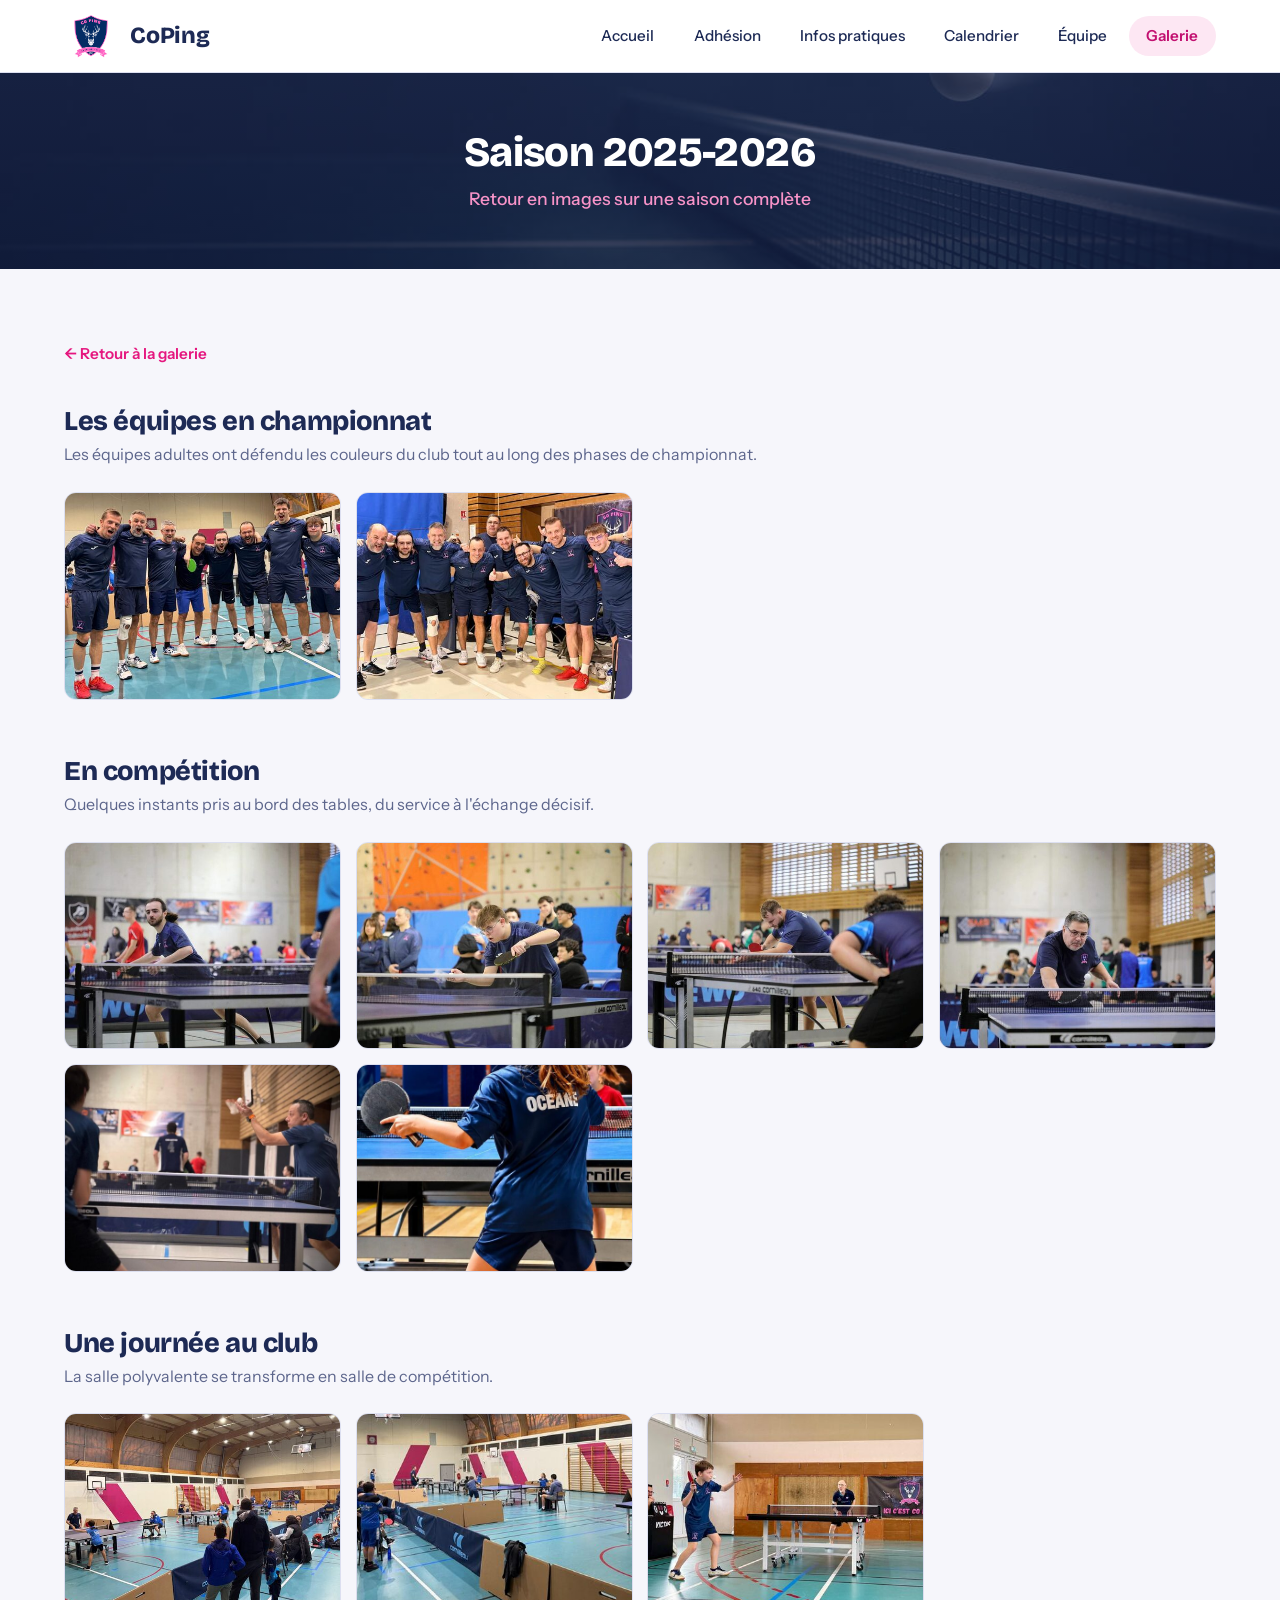
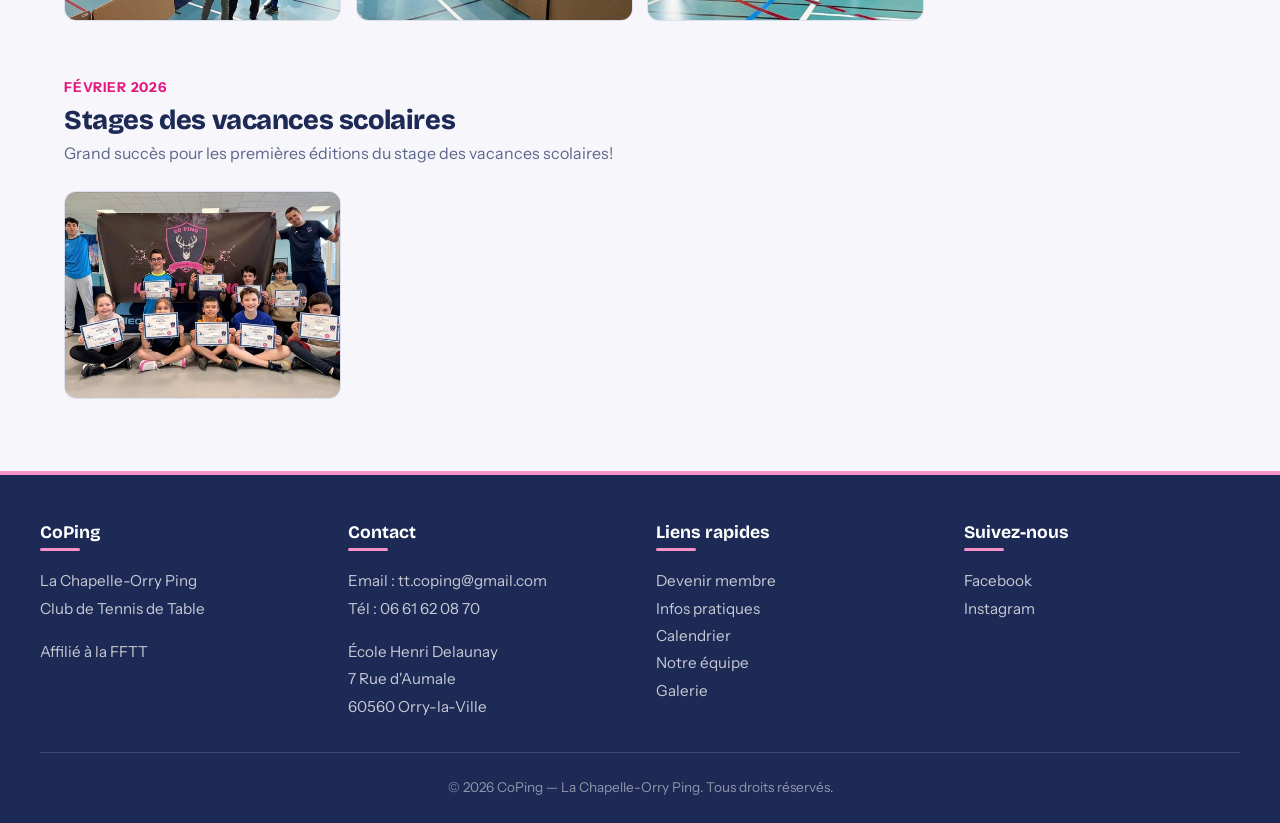
<file: pages/galerie/2025-2026-retrospective.html>
<!DOCTYPE html>
<html lang="fr">
<head>
  <meta charset="UTF-8">
  <meta name="viewport" content="width=device-width, initial-scale=1.0">
  <meta name="description" content="Album photos de la saison 2025-2026 du CoPing : championnat, competitions, stage de fevrier et nouveau maillot du club.">
  <title>Saison 2025-2026 - CoPing</title>
  <link rel="preconnect" href="https://fonts.googleapis.com">
  <link rel="preconnect" href="https://fonts.gstatic.com" crossorigin>
  <link href="https://fonts.googleapis.com/css2?family=Bricolage+Grotesque:opsz,wght@12..96,500..800&family=Instrument+Sans:wght@400;500;600;700&display=swap" rel="stylesheet">
  <link rel="stylesheet" href="../../css/style.css">
</head>
<body>

  <!-- ========== HEADER ========== -->
  <header class="site-header">
    <div class="header-inner">
      <a href="../../index.html" class="logo">
        <img src="../../images/logo_390.png" alt="Logo CoPing">
        <span>CoPing</span>
      </a>
      <input type="checkbox" id="nav-toggle" class="nav-toggle" aria-label="Menu">
      <label for="nav-toggle" class="nav-toggle-label"><span></span></label>
      <nav class="main-nav">
        <ul>
          <li><a href="../../index.html">Accueil</a></li>
          <li><a href="../adhesion.html">Adh&eacute;sion</a></li>
          <li><a href="../infos.html">Infos pratiques</a></li>
          <li><a href="../calendrier.html">Calendrier</a></li>
          <li><a href="../equipe.html">&Eacute;quipe</a></li>
          <li><a href="../galerie.html" class="active">Galerie</a></li>
        </ul>
      </nav>
    </div>
  </header>

  <!-- ========== PAGE HEADER ========== -->
  <section class="page-header">
    <h1>Saison 2025-2026</h1>
    <p>Retour en images sur une saison compl&egrave;te</p>
  </section>

  <main>
    <section class="section">
      <div class="container">

        <a class="album-back" href="../galerie.html">&larr; Retour &agrave; la galerie</a>

        <article class="album-event">
          <div class="album-event-header">
            <h3>Les &eacute;quipes en championnat</h3>
            <p>Les &eacute;quipes adultes ont d&eacute;fendu les couleurs du club tout au long des phases de championnat.</p>
          </div>

          <div class="photo-grid">

            <a class="photo" href="../../gallery/2025-2026/retrospective/equipe-domicile.jpg">
              <img src="../../gallery/2025-2026/retrospective/thumb/equipe-domicile.jpg"
                   alt="L'&eacute;quipe adulte du CoPing r&eacute;unie apr&egrave;s une rencontre dans la salle du club"
                   loading="lazy" width="600" height="388">
            </a>
            <a class="photo" href="../../gallery/2025-2026/retrospective/equipe-exterieur.jpg">
              <img src="../../gallery/2025-2026/retrospective/thumb/equipe-exterieur.jpg"
                   alt="Les joueurs du CoPing group&eacute;s devant la banderole du club apr&egrave;s un match par &eacute;quipes"
                   loading="lazy" width="600" height="344">
            </a>

          </div>
        </article>

        <article class="album-event">
          <div class="album-event-header">
            <h3>En comp&eacute;tition</h3>
            <p>Quelques instants pris au bord des tables, du service &agrave; l'&eacute;change d&eacute;cisif.</p>
          </div>

          <div class="photo-grid">

            <a class="photo" href="../../gallery/2025-2026/retrospective/tournoi-relance.jpg">
              <img src="../../gallery/2025-2026/retrospective/thumb/tournoi-relance.jpg"
                   alt="Un joueur du CoPing &agrave; la relance pendant une comp&eacute;tition"
                   loading="lazy" width="600" height="400">
            </a>
            <a class="photo" href="../../gallery/2025-2026/retrospective/tournoi-service-jeune.jpg">
              <img src="../../gallery/2025-2026/retrospective/thumb/tournoi-service-jeune.jpg"
                   alt="Un jeune du club au service, sous le regard des spectateurs"
                   loading="lazy" width="600" height="400">
            </a>
            <a class="photo" href="../../gallery/2025-2026/retrospective/tournoi-echange.jpg">
              <img src="../../gallery/2025-2026/retrospective/thumb/tournoi-echange.jpg"
                   alt="&Eacute;change serr&eacute; au-dessus du filet entre deux joueurs"
                   loading="lazy" width="600" height="400">
            </a>
            <a class="photo" href="../../gallery/2025-2026/retrospective/tournoi-concentration.jpg">
              <img src="../../gallery/2025-2026/retrospective/thumb/tournoi-concentration.jpg"
                   alt="Un joueur du CoPing en pleine concentration, la balle &agrave; hauteur de raquette"
                   loading="lazy" width="600" height="400">
            </a>
            <a class="photo" href="../../gallery/2025-2026/retrospective/tournoi-service.jpg">
              <img src="../../gallery/2025-2026/retrospective/thumb/tournoi-service.jpg"
                   alt="Le lancer de balle au moment du service"
                   loading="lazy" width="600" height="450">
            </a>
            <a class="photo" href="../../gallery/2025-2026/retrospective/jeunes-match.jpg">
              <img src="../../gallery/2025-2026/retrospective/thumb/jeunes-match.jpg"
                   alt="Une jeune joueuse du club en plein &eacute;change lors d'une rencontre"
                   loading="lazy" width="600" height="800">
            </a>

          </div>
        </article>

        <article class="album-event">
          <div class="album-event-header">
            <h3>Une journ&eacute;e au club</h3>
            <p>La salle polyvalente se transforme en salle de comp&eacute;tition.</p>
          </div>

          <div class="photo-grid">

            <a class="photo" href="../../gallery/2025-2026/retrospective/salle-competition.jpg">
              <img src="../../gallery/2025-2026/retrospective/thumb/salle-competition.jpg"
                   alt="La salle du club am&eacute;nag&eacute;e pour une journ&eacute;e de comp&eacute;tition"
                   loading="lazy" width="600" height="386">
            </a>
            <a class="photo" href="../../gallery/2025-2026/retrospective/salle-vue.jpg">
              <img src="../../gallery/2025-2026/retrospective/thumb/salle-vue.jpg"
                   alt="Vue d'ensemble des tables install&eacute;es dans la salle, entre deux rencontres"
                   loading="lazy" width="600" height="303">
            </a>
            <a class="photo" href="../../gallery/2025-2026/retrospective/match-club.jpg">
              <img src="../../gallery/2025-2026/retrospective/thumb/match-club.jpg"
                   alt="Un jeune du club face &agrave; un joueur exp&eacute;riment&eacute;, sous la banderole &laquo;&nbsp;Ici c'est CoPing&nbsp;&raquo;"
                   loading="lazy" width="600" height="327">
            </a>

          </div>
        </article>

        <article class="album-event">
          <div class="album-event-header">
            <span class="album-event-date">F&eacute;vrier 2026</span>
            <h3>Stages des vacances scolaires</h3>
            <p>Grand succ&egrave;s pour les premi&egrave;res &eacute;ditions du stage des vacances scolaires!</p>
          </div>

          <div class="photo-grid">

            <a class="photo" href="../../gallery/2025-2026/retrospective/stage-fevrier.jpg">
              <img src="../../gallery/2025-2026/retrospective/thumb/stage-fevrier.jpg"
                   alt="Les stagiaires et leurs encadrants avec le dipl&ocirc;me du stage de f&eacute;vrier"
                   loading="lazy" width="600" height="378">
            </a>

          </div>
        </article>

        <!-- ===== Nouvel &eacute;v&eacute;nement : dupliquer un bloc <article class="album-event"> =====
             Les photos vivent dans gallery/2025-2026/retrospective/ (et thumb/ pour
             les vignettes). width/height = dimensions r&eacute;elles de la vignette. -->

      </div>
    </section>
  </main>

  <!-- ========== FOOTER ========== -->
  <footer class="site-footer">
    <div class="footer-inner">
      <div class="footer-col">
        <h4>CoPing</h4>
        <p>La Chapelle-Orry Ping<br>Club de Tennis de Table</p>
        <p class="mt-2">Affili&eacute; &agrave; la FFTT</p>
      </div>
      <div class="footer-col">
        <h4>Contact</h4>
        <p>
          Email : <a href="mailto:tt.coping@gmail.com">tt.coping@gmail.com</a><br>
          T&eacute;l : <a href="tel:+33661620870">06 61 62 08 70</a>
        </p>
        <p class="mt-2">
          &Eacute;cole Henri Delaunay<br>
          7 Rue d'Aumale<br>
          60560 Orry-la-Ville
        </p>
      </div>
      <div class="footer-col">
        <h4>Liens rapides</h4>
        <ul>
          <li><a href="../adhesion.html">Devenir membre</a></li>
          <li><a href="../infos.html">Infos pratiques</a></li>
          <li><a href="../calendrier.html">Calendrier</a></li>
          <li><a href="../equipe.html">Notre &eacute;quipe</a></li>
          <li><a href="../galerie.html">Galerie</a></li>
        </ul>
      </div>
      <div class="footer-col">
        <h4>Suivez-nous</h4>
        <p>
          <a href="https://www.facebook.com/co.ping.tt" target="_blank" rel="noopener">Facebook</a><br>
          <a href="https://www.instagram.com/coping.60" target="_blank" rel="noopener">Instagram</a>
        </p>
      </div>
    </div>
    <div class="footer-bottom">
      <p>&copy; 2026 CoPing &mdash; La Chapelle-Orry Ping. Tous droits r&eacute;serv&eacute;s.</p>
    </div>
  </footer>

  <script src="../../js/lightbox.js"></script>

</body>
</html>
</file>
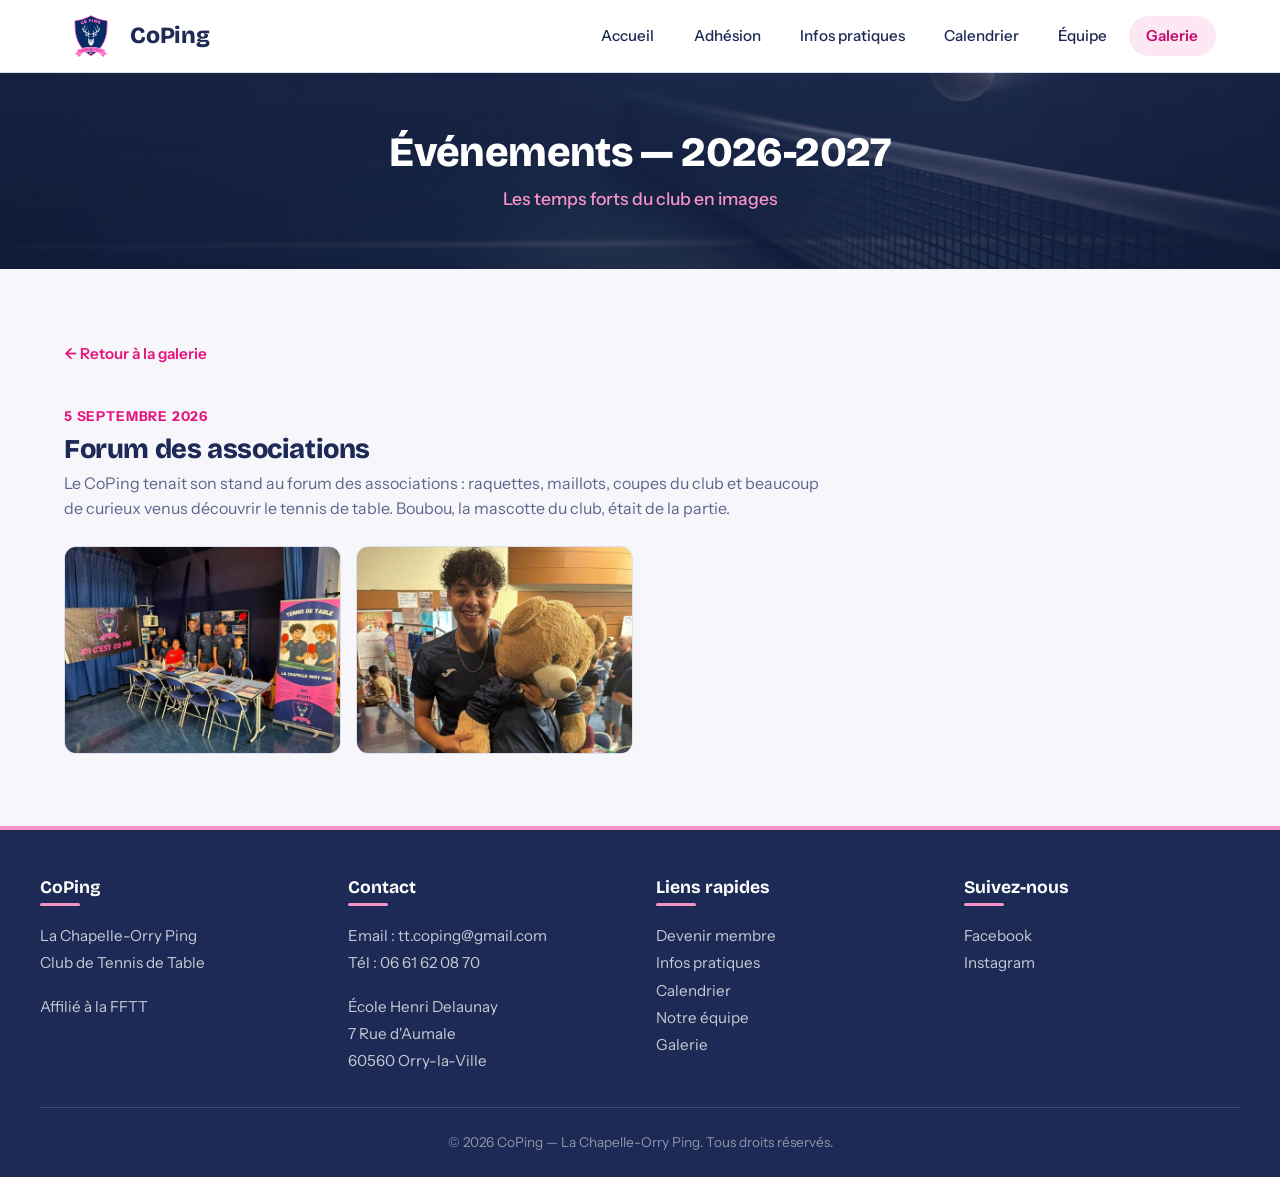
<file: pages/galerie/2026-2027-evenements.html>
<!DOCTYPE html>
<html lang="fr">
<head>
  <meta charset="UTF-8">
  <meta name="viewport" content="width=device-width, initial-scale=1.0">
  <meta name="description" content="Album photos des evenements du CoPing pour la saison 2026-2027 : forum des associations, tournois et soirees du club.">
  <title>&Eacute;v&eacute;nements 2026-2027 - CoPing</title>
  <link rel="preconnect" href="https://fonts.googleapis.com">
  <link rel="preconnect" href="https://fonts.gstatic.com" crossorigin>
  <link href="https://fonts.googleapis.com/css2?family=Bricolage+Grotesque:opsz,wght@12..96,500..800&family=Instrument+Sans:wght@400;500;600;700&display=swap" rel="stylesheet">
  <link rel="stylesheet" href="../../css/style.css">
</head>
<body>

  <!-- ========== HEADER ========== -->
  <header class="site-header">
    <div class="header-inner">
      <a href="../../index.html" class="logo">
        <img src="../../images/logo_390.png" alt="Logo CoPing">
        <span>CoPing</span>
      </a>
      <input type="checkbox" id="nav-toggle" class="nav-toggle" aria-label="Menu">
      <label for="nav-toggle" class="nav-toggle-label"><span></span></label>
      <nav class="main-nav">
        <ul>
          <li><a href="../../index.html">Accueil</a></li>
          <li><a href="../adhesion.html">Adh&eacute;sion</a></li>
          <li><a href="../infos.html">Infos pratiques</a></li>
          <li><a href="../calendrier.html">Calendrier</a></li>
          <li><a href="../equipe.html">&Eacute;quipe</a></li>
          <li><a href="../galerie.html" class="active">Galerie</a></li>
        </ul>
      </nav>
    </div>
  </header>

  <!-- ========== PAGE HEADER ========== -->
  <section class="page-header">
    <h1>&Eacute;v&eacute;nements &mdash; 2026-2027</h1>
    <p>Les temps forts du club en images</p>
  </section>

  <main>
    <section class="section">
      <div class="container">

        <a class="album-back" href="../galerie.html">&larr; Retour &agrave; la galerie</a>

        <!-- ===== &Eacute;V&Eacute;NEMENT : Forum des associations ===== -->
        <article class="album-event">
          <div class="album-event-header">
            <span class="album-event-date">5 septembre 2026</span>
            <h3>Forum des associations</h3>
            <p>
              Le CoPing tenait son stand au forum des associations : raquettes,
              maillots, coupes du club et beaucoup de curieux venus d&eacute;couvrir
              le tennis de table. Boubou, la mascotte du club, &eacute;tait de la partie.
            </p>
          </div>

          <div class="photo-grid">

            <a class="photo" href="../../gallery/2026-2027/evenements/forum-assos/stand.jpg">
              <img src="../../gallery/2026-2027/evenements/forum-assos/thumb/stand.jpg"
                   alt="Le stand du CoPing au forum des associations, les b&eacute;n&eacute;voles r&eacute;unis derri&egrave;re la table"
                   loading="lazy" width="600" height="450">
            </a>

            <a class="photo" href="../../gallery/2026-2027/evenements/forum-assos/boubou-stand.jpg">
              <!-- Vignette recadr&eacute;e en 4/3 sur les deux visages ; l'image
                   grande taille reste en cadrage vertical d'origine. -->
              <img src="../../gallery/2026-2027/evenements/forum-assos/thumb/boubou-stand.jpg"
                   alt="Boubou, la mascotte en tenue du CoPing, dans les bras d'un membre du club"
                   loading="lazy" width="600" height="450">
            </a>

            <!-- ================================================================
                 AJOUTER UNE PHOTO : dupliquer un bloc <a class="photo"> ci-dessus.
                   href  = image grande taille  -> gallery/2026-2027/evenements/forum-assos/
                   src   = vignette (~600px)    -> .../forum-assos/thumb/
                   alt   = description courte, affich&eacute;e aussi en l&eacute;gende
                   width/height = dimensions r&eacute;elles de la vignette
                 ================================================================ -->
          </div>
        </article>

        <!-- ===== Nouvel &eacute;v&eacute;nement : dupliquer le bloc <article class="album-event"> ci-dessus =====
             Cr&eacute;er en parall&egrave;le le dossier
             gallery/2026-2027/evenements/<nom-evenement>/ et son sous-dossier thumb/ -->

      </div>
    </section>
  </main>

  <!-- ========== FOOTER ========== -->
  <footer class="site-footer">
    <div class="footer-inner">
      <div class="footer-col">
        <h4>CoPing</h4>
        <p>La Chapelle-Orry Ping<br>Club de Tennis de Table</p>
        <p class="mt-2">Affili&eacute; &agrave; la FFTT</p>
      </div>
      <div class="footer-col">
        <h4>Contact</h4>
        <p>
          Email : <a href="mailto:tt.coping@gmail.com">tt.coping@gmail.com</a><br>
          T&eacute;l : <a href="tel:+33661620870">06 61 62 08 70</a>
        </p>
        <p class="mt-2">
          &Eacute;cole Henri Delaunay<br>
          7 Rue d'Aumale<br>
          60560 Orry-la-Ville
        </p>
      </div>
      <div class="footer-col">
        <h4>Liens rapides</h4>
        <ul>
          <li><a href="../adhesion.html">Devenir membre</a></li>
          <li><a href="../infos.html">Infos pratiques</a></li>
          <li><a href="../calendrier.html">Calendrier</a></li>
          <li><a href="../equipe.html">Notre &eacute;quipe</a></li>
          <li><a href="../galerie.html">Galerie</a></li>
        </ul>
      </div>
      <div class="footer-col">
        <h4>Suivez-nous</h4>
        <p>
          <a href="https://www.facebook.com/co.ping.tt" target="_blank" rel="noopener">Facebook</a><br>
          <a href="https://www.instagram.com/coping.60" target="_blank" rel="noopener">Instagram</a>
        </p>
      </div>
    </div>
    <div class="footer-bottom">
      <p>&copy; 2026 CoPing &mdash; La Chapelle-Orry Ping. Tous droits r&eacute;serv&eacute;s.</p>
    </div>
  </footer>

  <script src="../../js/lightbox.js"></script>

</body>
</html>
</file>
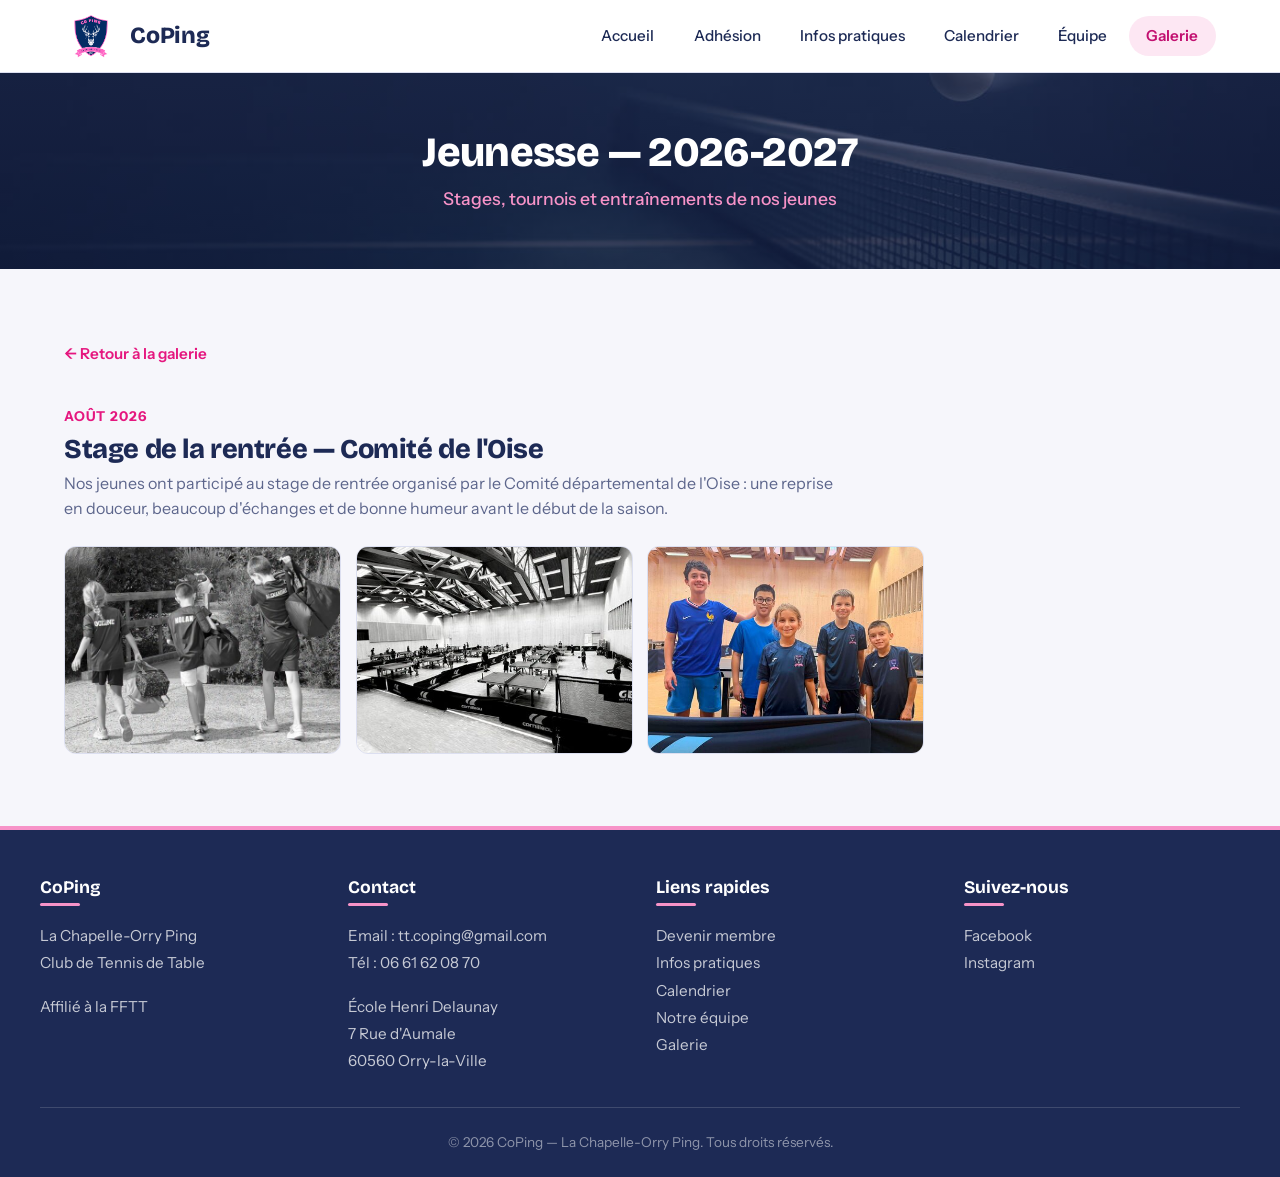
<file: pages/galerie/2026-2027-jeunesse.html>
<!DOCTYPE html>
<html lang="fr">
<head>
  <meta charset="UTF-8">
  <meta name="viewport" content="width=device-width, initial-scale=1.0">
  <meta name="description" content="Album photos de la section jeunesse du CoPing pour la saison 2026-2027 : stages, tournois et entrainements.">
  <title>Jeunesse 2026-2027 - CoPing</title>
  <link rel="preconnect" href="https://fonts.googleapis.com">
  <link rel="preconnect" href="https://fonts.gstatic.com" crossorigin>
  <link href="https://fonts.googleapis.com/css2?family=Bricolage+Grotesque:opsz,wght@12..96,500..800&family=Instrument+Sans:wght@400;500;600;700&display=swap" rel="stylesheet">
  <link rel="stylesheet" href="../../css/style.css">
</head>
<body>

  <!-- ========== HEADER ========== -->
  <header class="site-header">
    <div class="header-inner">
      <a href="../../index.html" class="logo">
        <img src="../../images/logo_390.png" alt="Logo CoPing">
        <span>CoPing</span>
      </a>
      <input type="checkbox" id="nav-toggle" class="nav-toggle" aria-label="Menu">
      <label for="nav-toggle" class="nav-toggle-label"><span></span></label>
      <nav class="main-nav">
        <ul>
          <li><a href="../../index.html">Accueil</a></li>
          <li><a href="../adhesion.html">Adh&eacute;sion</a></li>
          <li><a href="../infos.html">Infos pratiques</a></li>
          <li><a href="../calendrier.html">Calendrier</a></li>
          <li><a href="../equipe.html">&Eacute;quipe</a></li>
          <li><a href="../galerie.html" class="active">Galerie</a></li>
        </ul>
      </nav>
    </div>
  </header>

  <!-- ========== PAGE HEADER ========== -->
  <section class="page-header">
    <h1>Jeunesse &mdash; 2026-2027</h1>
    <p>Stages, tournois et entra&icirc;nements de nos jeunes</p>
  </section>

  <main>
    <section class="section">
      <div class="container">

        <a class="album-back" href="../galerie.html">&larr; Retour &agrave; la galerie</a>

        <!-- ===== &Eacute;V&Eacute;NEMENT : Stage de la rentr&eacute;e ===== -->
        <article class="album-event">
          <div class="album-event-header">
            <span class="album-event-date">Ao&ucirc;t 2026</span>
            <h3>Stage de la rentr&eacute;e &mdash; Comit&eacute; de l'Oise</h3>
            <p>
              Nos jeunes ont particip&eacute; au stage de rentr&eacute;e organis&eacute; par le
              Comit&eacute; d&eacute;partemental de l'Oise : une reprise en douceur,
              beaucoup d'&eacute;changes et de bonne humeur avant le d&eacute;but de la saison.
            </p>
          </div>

          <div class="photo-grid">

            <a class="photo" href="../../gallery/2026-2027/jeunesse/stage-rentree/depart.jpg">
              <img src="../../gallery/2026-2027/jeunesse/stage-rentree/thumb/depart.jpg"
                   alt="Trois jeunes du club, sac de sport &agrave; la main, sur le chemin du stage"
                   loading="lazy" width="600" height="450">
            </a>

            <a class="photo" href="../../gallery/2026-2027/jeunesse/stage-rentree/salle.jpg">
              <img src="../../gallery/2026-2027/jeunesse/stage-rentree/thumb/salle.jpg"
                   alt="Vue d'ensemble de la salle du stage, les tables align&eacute;es et les jeunes &agrave; l'&eacute;chauffement"
                   loading="lazy" width="600" height="340">
            </a>

            <a class="photo" href="../../gallery/2026-2027/jeunesse/stage-rentree/groupe.jpg">
              <img src="../../gallery/2026-2027/jeunesse/stage-rentree/thumb/groupe.jpg"
                   alt="Cinq jeunes du CoPing en tenue du club, devant les tables de la salle"
                   loading="lazy" width="600" height="396">
            </a>

            <!-- ================================================================
                 AJOUTER UNE PHOTO : dupliquer un bloc <a class="photo"> ci-dessus.
                   href  = image grande taille  -> gallery/2026-2027/jeunesse/stage-rentree/
                   src   = vignette (~600px)    -> .../stage-rentree/thumb/
                   alt   = description courte, affich&eacute;e aussi en l&eacute;gende
                   width/height = dimensions r&eacute;elles de la vignette
                 ================================================================ -->
          </div>
        </article>

        <!-- ===== Nouvel &eacute;v&eacute;nement : dupliquer un bloc <article class="album-event"> =====
             Cr&eacute;er en parall&egrave;le le dossier
             gallery/2026-2027/jeunesse/<nom-evenement>/ et son sous-dossier thumb/ -->

      </div>
    </section>
  </main>

  <!-- ========== FOOTER ========== -->
  <footer class="site-footer">
    <div class="footer-inner">
      <div class="footer-col">
        <h4>CoPing</h4>
        <p>La Chapelle-Orry Ping<br>Club de Tennis de Table</p>
        <p class="mt-2">Affili&eacute; &agrave; la FFTT</p>
      </div>
      <div class="footer-col">
        <h4>Contact</h4>
        <p>
          Email : <a href="mailto:tt.coping@gmail.com">tt.coping@gmail.com</a><br>
          T&eacute;l : <a href="tel:+33661620870">06 61 62 08 70</a>
        </p>
        <p class="mt-2">
          &Eacute;cole Henri Delaunay<br>
          7 Rue d'Aumale<br>
          60560 Orry-la-Ville
        </p>
      </div>
      <div class="footer-col">
        <h4>Liens rapides</h4>
        <ul>
          <li><a href="../adhesion.html">Devenir membre</a></li>
          <li><a href="../infos.html">Infos pratiques</a></li>
          <li><a href="../calendrier.html">Calendrier</a></li>
          <li><a href="../equipe.html">Notre &eacute;quipe</a></li>
          <li><a href="../galerie.html">Galerie</a></li>
        </ul>
      </div>
      <div class="footer-col">
        <h4>Suivez-nous</h4>
        <p>
          <a href="https://www.facebook.com/co.ping.tt" target="_blank" rel="noopener">Facebook</a><br>
          <a href="https://www.instagram.com/coping.60" target="_blank" rel="noopener">Instagram</a>
        </p>
      </div>
    </div>
    <div class="footer-bottom">
      <p>&copy; 2026 CoPing &mdash; La Chapelle-Orry Ping. Tous droits r&eacute;serv&eacute;s.</p>
    </div>
  </footer>

  <script src="../../js/lightbox.js"></script>

</body>
</html>
</file>
<file: css/style.css>
/* ============================================
   CoPing - La Chapelle-Orry Ping
   Direction : « la table vue du dessus »
   Palette tirée du blason (marine, rose, cerf blanc)
   ============================================ */

/* --- Variables & Reset --- */
:root {
  /* Palette blason */
  --color-primary: #1d2a55;        /* encre marine */
  --color-primary-light: #2a3a73;
  --color-night: #131e42;          /* surface de table */
  --color-secondary: #e5177f;      /* magenta CTA */
  --color-secondary-light: #c21070;/* magenta assombri (survols) */
  --color-rose: #f793c8;           /* rose du blason */
  --color-rose-pale: #fde7f3;      /* fonds rosés, pastilles */
  --color-accent: #f793c8;
  --color-bg: #f6f6fb;             /* papier bleuté */
  --color-bg-alt: #ffffff;
  --color-text: #414b72;
  --color-text-light: #5d668c;
  --color-text-inv: #ffffff;
  --color-border: #dcdff0;

  /* Ombre dure signature. Reservee aux elements reellement cliquables
     (.album-card, .btn, .photo) : sur un bloc statique elle promet une
     action qui n'existe pas. */
  --shadow-pop: 8px 8px 0 var(--color-rose-pale);
  --radius: 16px;
  --radius-pill: 999px;
  --max-width: 1200px;
  --transition: 0.25s ease;

  --font-display: 'Bricolage Grotesque', 'Segoe UI', Arial, sans-serif;
  --font-body: 'Instrument Sans', 'Segoe UI', Roboto, Arial, sans-serif;
}

*,
*::before,
*::after {
  margin: 0;
  padding: 0;
  box-sizing: border-box;
}

html {
  scroll-behavior: smooth;
}

body {
  font-family: var(--font-body);
  color: var(--color-text);
  background-color: var(--color-bg);
  line-height: 1.6;
  min-height: 100vh;
  display: flex;
  flex-direction: column;
}

img {
  max-width: 100%;
  height: auto;
  display: block;
}

a {
  color: var(--color-secondary);
  text-decoration: none;
  transition: color var(--transition);
}

a:hover {
  color: var(--color-secondary-light);
}

a:focus-visible,
.btn:focus-visible,
.nav-toggle-label:focus-visible {
  outline: 3px solid var(--color-rose);
  outline-offset: 2px;
  border-radius: 4px;
}

::selection {
  background: var(--color-rose-pale);
  color: var(--color-primary);
}

ul {
  list-style: none;
}

h1, h2, h3, h4 {
  font-family: var(--font-display);
  color: var(--color-primary);
  line-height: 1.15;
}

/* --- Header & Navigation --- */
.site-header {
  background: var(--color-bg-alt);
  color: var(--color-primary);
  position: sticky;
  top: 0;
  z-index: 1000;
  border-bottom: 1.5px solid var(--color-border);
}

.header-inner {
  max-width: var(--max-width);
  margin: 0 auto;
  padding: 0 1.5rem;
  display: flex;
  align-items: center;
  justify-content: space-between;
  height: 72px;
}

.logo {
  display: flex;
  align-items: center;
  gap: 0.75rem;
  color: var(--color-primary);
  font-family: var(--font-display);
  font-weight: 800;
  font-size: 1.45rem;
  letter-spacing: -0.01em;
  text-decoration: none;
}

.logo:hover {
  color: var(--color-primary);
}

.logo img {
  height: 54px;
  width: auto;
  object-fit: contain;
}

.logo-placeholder {
  height: 45px;
  width: 45px;
  border-radius: 50%;
  background: var(--color-secondary);
  color: var(--color-text-inv);
  display: flex;
  align-items: center;
  justify-content: center;
  font-weight: 800;
  font-size: 0.9rem;
  flex-shrink: 0;
}

.logo span {
  white-space: nowrap;
}

/* Desktop nav */
.main-nav ul {
  display: flex;
  gap: 0.25rem;
}

.main-nav a {
  color: var(--color-primary);
  padding: 0.5rem 1.1rem;
  border-radius: var(--radius-pill);
  font-size: 0.95rem;
  font-weight: 500;
  transition: background var(--transition), color var(--transition);
  display: block;
  white-space: nowrap;
}

.main-nav a:hover {
  background: var(--color-bg);
  color: var(--color-primary);
}

.main-nav a.active {
  background: var(--color-rose-pale);
  color: var(--color-secondary-light);
  font-weight: 600;
}

/* Mobile hamburger - CSS only */
.nav-toggle {
  display: none;
}

.nav-toggle-label {
  display: none;
  cursor: pointer;
  padding: 0.5rem;
}

.nav-toggle-label span,
.nav-toggle-label span::before,
.nav-toggle-label span::after {
  display: block;
  background: var(--color-primary);
  height: 3px;
  width: 28px;
  border-radius: 3px;
  position: relative;
  transition: all var(--transition);
}

.nav-toggle-label span::before,
.nav-toggle-label span::after {
  content: '';
  position: absolute;
}

.nav-toggle-label span::before {
  top: -8px;
}

.nav-toggle-label span::after {
  top: 8px;
}

.nav-toggle:checked ~ .nav-toggle-label span {
  background: transparent;
}

.nav-toggle:checked ~ .nav-toggle-label span::before {
  transform: rotate(45deg);
  top: 0;
}

.nav-toggle:checked ~ .nav-toggle-label span::after {
  transform: rotate(-45deg);
  top: 0;
}

/* --- Hero : photo de table avec lent travelling (Ken Burns) --- */
.hero {
  background: var(--color-night);
  color: var(--color-text-inv);
  padding: 5.5rem 1.5rem;
  position: relative;
  overflow: hidden;
}

/* La photo, sur sa propre couche pour pouvoir bouger lentement */
.hero::before {
  content: '';
  position: absolute;
  inset: 0;
  background: url('../images/ping-banner.jpg') center / cover no-repeat;
  animation: hero-travelling 26s ease-in-out infinite alternate;
}

/* Voile marine pour le contraste du texte et l'unité avec la palette */
.hero::after {
  content: '';
  position: absolute;
  inset: 0;
  background: linear-gradient(rgba(29, 42, 85, 0.5), rgba(19, 30, 66, 0.72));
}

@keyframes hero-travelling {
  from { transform: scale(1.05) translate(0, 0); }
  to { transform: scale(1.14) translate(-1.5%, 2%); }
}

.hero-inner {
  display: flex;
  align-items: center;
  justify-content: center;
  gap: 4rem;
  max-width: 1100px;
  margin: 0 auto;
  position: relative;
  z-index: 1;
}

.hero-content {
  max-width: 600px;
  text-align: left;
}

.hero-logo {
  flex-shrink: 0;
}

.hero-logo img {
  width: 220px;
  height: 220px;
  object-fit: contain;
  filter: drop-shadow(0 6px 20px rgba(0, 0, 0, 0.45));
}

.hero h1 {
  font-size: clamp(2.4rem, 5vw, 3.6rem);
  font-weight: 800;
  letter-spacing: -0.02em;
  color: var(--color-text-inv);
  margin-bottom: 1rem;
  line-height: 1.05;
}

.hero p {
  font-size: 1.2rem;
  color: rgba(255, 255, 255, 0.85);
  margin-bottom: 2rem;
  max-width: 600px;
}

.hero .btn {
  font-size: 1.05rem;
  padding: 0.9rem 2.5rem;
}

/* --- Page Header (sous-pages) : même photo, en version calme --- */
.page-header {
  background:
    linear-gradient(rgba(29, 42, 85, 0.72), rgba(19, 30, 66, 0.82)),
    url('../images/ping-banner.jpg') center / cover no-repeat;
  color: var(--color-text-inv);
  padding: 3.5rem 2.5rem;
  text-align: center;
}

.page-header h1 {
  font-size: clamp(1.9rem, 4vw, 2.6rem);
  font-weight: 800;
  letter-spacing: -0.015em;
  color: var(--color-text-inv);
  position: relative;
}

.page-header p {
  color: var(--color-rose);
  margin-top: 0.5rem;
  font-size: 1.1rem;
  font-weight: 500;
}

/* --- Buttons : pilules (la balle) --- */
.btn {
  display: inline-block;
  padding: 0.7rem 1.9rem;
  border-radius: var(--radius-pill);
  font-family: var(--font-body);
  font-weight: 600;
  font-size: 1rem;
  cursor: pointer;
  transition: all var(--transition);
  border: 2px solid transparent;
  text-align: center;
}

.btn-primary {
  background: var(--color-secondary);
  color: var(--color-text-inv);
  border-color: var(--color-secondary);
}

.btn-primary:hover {
  background: var(--color-secondary-light);
  border-color: var(--color-secondary-light);
  color: var(--color-text-inv);
  transform: translateY(-2px);
}

.btn-outline {
  background: transparent;
  color: var(--color-text-inv);
  border-color: rgba(255, 255, 255, 0.85);
}

.btn-outline:hover {
  background: var(--color-text-inv);
  color: var(--color-night);
  transform: translateY(-2px);
}

.btn-outline-dark {
  background: transparent;
  color: var(--color-primary);
  border-color: var(--color-primary);
}

.btn-outline-dark:hover {
  background: var(--color-primary);
  color: var(--color-text-inv);
  transform: translateY(-2px);
}

/* --- Main Content --- */
main {
  flex: 1;
}

.container {
  max-width: var(--max-width);
  margin: 0 auto;
  padding: 0 1.5rem;
}

.section {
  padding: 4.5rem 1.5rem;
}

.section-alt {
  background: var(--color-bg-alt);
}

.section-title {
  text-align: left;
  max-width: var(--max-width);
  margin: 0 auto 2.75rem;
}

.section-title h2 {
  font-size: clamp(1.7rem, 3vw, 2.2rem);
  font-weight: 800;
  letter-spacing: -0.015em;
  color: var(--color-primary);
  margin-bottom: 0.35rem;
}

.section-title p {
  color: var(--color-text-light);
  font-size: 1.05rem;
}

/* Le tiret-balle : un trait magenta, une balle qui s'en échappe */
.section-title::after {
  content: '';
  display: block;
  width: 64px;
  height: 8px;
  margin: 1rem 0 0;
  background:
    radial-gradient(circle 4px at 60px 4px, var(--color-secondary) 98%, transparent),
    linear-gradient(var(--color-secondary), var(--color-secondary)) 0 2.5px / 44px 3px no-repeat;
  background-repeat: no-repeat;
  border-radius: 2px;
}

/* --- Cards --- */
.cards-grid {
  display: grid;
  grid-template-columns: repeat(auto-fill, minmax(300px, 1fr));
  gap: 2rem;
  max-width: var(--max-width);
  margin: 0 auto;
}

.card {
  background: var(--color-bg-alt);
  border: 1.5px solid var(--color-border);
  border-radius: var(--radius);
  overflow: hidden;
}

.card-img {
  width: 100%;
  height: 200px;
  object-fit: cover;
  background: var(--color-border);
}

.card-img-placeholder {
  width: 100%;
  height: 200px;
  background: var(--color-night);
  display: flex;
  align-items: center;
  justify-content: center;
  color: var(--color-text-inv);
  font-size: 3rem;
}

.card-body {
  padding: 1.5rem;
}

.card-body h3 {
  font-size: 1.25rem;
  font-weight: 700;
  color: var(--color-primary);
  margin-bottom: 0.5rem;
}

.card-body p {
  color: var(--color-text-light);
  font-size: 0.95rem;
  margin-bottom: 1rem;
}

/* --- Highlights Row (accueil) --- */
.highlights {
  display: grid;
  grid-template-columns: repeat(auto-fit, minmax(250px, 1fr));
  gap: 2rem;
  max-width: var(--max-width);
  margin: 0 auto;
}

.highlight-item {
  text-align: center;
  padding: 2rem 1.5rem;
  background: var(--color-bg-alt);
  border: 1.5px solid var(--color-border);
  border-radius: var(--radius);
}

.highlight-icon {
  font-size: 2.2rem;
  width: 76px;
  height: 76px;
  line-height: 72px;
  margin: 0 auto 1rem;
  display: block;
  background: var(--color-rose-pale);
  border: 1.5px solid var(--color-rose);
  border-radius: 50%;
}

.highlight-item h3 {
  font-size: 1.15rem;
  font-weight: 700;
  color: var(--color-primary);
  margin-bottom: 0.5rem;
}

.highlight-item p {
  color: var(--color-text-light);
  font-size: 0.95rem;
}

/* --- Team / Staff Grid --- */
.team-grid {
  display: grid;
  grid-template-columns: repeat(auto-fill, minmax(240px, 1fr));
  gap: 2rem;
  max-width: var(--max-width);
  margin: 0 auto;
}

.team-member {
  text-align: center;
  padding: 2rem 1.5rem;
  background: var(--color-bg-alt);
  border: 1.5px solid var(--color-border);
  border-radius: var(--radius);
}

.team-photo {
  width: 120px;
  height: 120px;
  border-radius: 50%;
  object-fit: cover;
  margin: 0 auto 1rem;
  border: 3px solid var(--color-rose);
}

.team-photo-placeholder {
  width: 120px;
  height: 120px;
  border-radius: 50%;
  background: var(--color-night);
  margin: 0 auto 1rem;
  display: flex;
  align-items: center;
  justify-content: center;
  color: var(--color-text-inv);
  font-family: var(--font-display);
  font-size: 2.5rem;
  font-weight: 700;
  border: 3px solid var(--color-rose);
}

.team-member h3 {
  font-size: 1.1rem;
  font-weight: 700;
  color: var(--color-primary);
  margin-bottom: 0.25rem;
}

.team-role {
  color: var(--color-secondary);
  font-weight: 600;
  font-size: 0.9rem;
  margin-bottom: 0.5rem;
}

.team-member p:last-child {
  color: var(--color-text-light);
  font-size: 0.9rem;
}

/* --- Calendrier (js/calendrier.js) --- */

/* Couleurs par type : chaque .tag-<type> fixe --t-fg / --t-bg,
   reprises par les pastilles, filtres, cases et fiches. */
.tag-equipes    { --t-fg: #2a3a73; --t-bg: #e4e9fb; }
.tag-jeunes     { --t-fg: #0e6a66; --t-bg: #dcf2ef; }
.tag-individuel { --t-fg: #5a36a3; --t-bg: #ece5fa; }
.tag-tournoi    { --t-fg: #23682b; --t-bg: #e3f4e6; }
.tag-stage      { --t-fg: #b34700; --t-bg: #fff3e0; }
.tag-evenement  { --t-fg: #c21070; --t-bg: #fde7f3; }

.event-tag {
  display: inline-block;
  padding: 0.15rem 0.7rem;
  border-radius: var(--radius-pill);
  background: var(--t-bg);
  color: var(--t-fg);
  font-size: 0.75rem;
  font-weight: 600;
  text-transform: uppercase;
  letter-spacing: 0.5px;
  margin-bottom: 0.5rem;
}

.cal-toolbar {
  display: flex;
  align-items: center;
  flex-wrap: wrap;
  gap: 0.75rem 1rem;
  margin-bottom: 1.25rem;
}

.cal-title {
  font-size: clamp(1.5rem, 3vw, 2rem);
  font-weight: 800;
  letter-spacing: -0.015em;
  color: var(--color-primary);
}

.cal-nav {
  display: flex;
  gap: 0.5rem;
  margin-left: auto;
}

.cal-btn {
  min-width: 42px;
  height: 42px;
  padding: 0 0.9rem;
  border: 1.5px solid var(--color-border);
  border-radius: var(--radius-pill);
  background: var(--color-bg-alt);
  color: var(--color-primary);
  font-family: var(--font-body);
  font-size: 0.95rem;
  font-weight: 600;
  cursor: pointer;
  transition: all var(--transition);
}

.cal-prev,
.cal-next {
  padding: 0;
  font-size: 1.5rem;
  line-height: 1;
}

.cal-btn:hover {
  background: var(--color-primary);
  border-color: var(--color-primary);
  color: var(--color-text-inv);
}

.cal-filters {
  display: flex;
  flex-wrap: wrap;
  gap: 0.5rem;
  margin-bottom: 1.5rem;
}

.cal-filter {
  display: inline-flex;
  align-items: center;
  gap: 0.45rem;
  padding: 0.35rem 0.9rem;
  border: 1.5px solid var(--t-fg);
  border-radius: var(--radius-pill);
  background: var(--t-bg);
  color: var(--t-fg);
  font-family: var(--font-body);
  font-size: 0.85rem;
  font-weight: 600;
  cursor: pointer;
  transition: all var(--transition);
}

.cal-filter::before {
  content: '';
  width: 10px;
  height: 10px;
  border-radius: 50%;
  background: var(--t-fg);
}

.cal-filter[aria-pressed="false"] {
  background: transparent;
  border-color: var(--color-border);
  color: var(--color-text-light);
}

.cal-filter[aria-pressed="false"]::before {
  background: var(--color-border);
}

.cal-grid {
  display: grid;
  grid-template-columns: repeat(7, minmax(0, 1fr));
  gap: 1px;
  background: var(--color-border);
  border: 1.5px solid var(--color-border);
  border-radius: var(--radius);
  overflow: hidden;
}

.cal.is-loading .cal-grid {
  min-height: 420px;
  background: var(--color-bg-alt);
}

.cal-wd {
  background: var(--color-night);
  color: var(--color-rose);
  padding: 0.6rem 0.5rem;
  font-size: 0.75rem;
  font-weight: 600;
  text-transform: uppercase;
  letter-spacing: 1px;
  text-align: center;
}

.cal-day {
  background: var(--color-bg-alt);
  min-height: 112px;
  padding: 0.4rem;
  min-width: 0;
}

.cal-day.is-weekend {
  background: #fbfbfe;
}

.cal-day.is-out {
  background: var(--color-bg);
}

.cal-num {
  display: inline-grid;
  place-items: center;
  width: 1.8rem;
  height: 1.8rem;
  border-radius: 50%;
  font-size: 0.85rem;
  font-weight: 600;
  color: var(--color-primary);
}

button.cal-num {
  padding: 0;
  border: 0;
  background: transparent;
  font-family: inherit;
  cursor: default;
}

.cal-day.is-today .cal-num {
  background: var(--color-secondary);
  color: var(--color-text-inv);
}

.cal-day.is-past .cal-num,
.cal-day.is-past .cal-chip {
  opacity: 0.55;
}

.cal-events {
  list-style: none;
  display: flex;
  flex-direction: column;
  gap: 3px;
  margin-top: 0.2rem;
}

.cal-chip {
  display: block;
  width: 100%;
  padding: 0.2rem 0.4rem;
  border: 0;
  border-left: 3px solid var(--t-fg);
  border-radius: 6px;
  background: var(--t-bg);
  color: var(--t-fg);
  font-family: var(--font-body);
  font-size: 0.75rem;
  font-weight: 600;
  text-align: left;
  white-space: nowrap;
  overflow: hidden;
  text-overflow: ellipsis;
  cursor: pointer;
  transition: background var(--transition), color var(--transition);
}

.cal-chip:hover {
  background: var(--t-fg);
  color: var(--color-text-inv);
  opacity: 1;
}

.cal-chip:focus-visible,
.cal-filter:focus-visible,
.cal-btn:focus-visible,
.cal-agenda-item:focus-visible,
.cal-dialog-close:focus-visible {
  outline: 3px solid var(--color-rose);
  outline-offset: 2px;
}

.cal-message {
  margin-top: 1.25rem;
  color: var(--color-text-light);
  text-align: center;
}

/* Agenda : la liste du mois, vue principale sur mobile */
.cal-agenda {
  display: none;
  list-style: none;
  flex-direction: column;
  gap: 0.6rem;
  margin-top: 1.5rem;
}

.cal-agenda-item {
  display: flex;
  align-items: center;
  gap: 1rem;
  width: 100%;
  padding: 0.75rem 1rem;
  border: 1.5px solid var(--color-border);
  border-left: 5px solid var(--t-fg);
  border-radius: 12px;
  background: var(--color-bg-alt);
  font-family: var(--font-body);
  text-align: left;
  cursor: pointer;
  transition: border-color var(--transition);
}

.cal-agenda-item:hover {
  border-color: var(--t-fg);
}

.cal-agenda-date {
  flex: 0 0 3.6rem;
  font-family: var(--font-display);
  font-weight: 800;
  color: var(--color-primary);
}

.cal-agenda-body {
  display: flex;
  flex-direction: column;
  min-width: 0;
}

.cal-agenda-type {
  font-size: 0.7rem;
  font-weight: 600;
  text-transform: uppercase;
  letter-spacing: 0.5px;
  color: var(--t-fg);
}

.cal-agenda-title {
  font-size: 0.95rem;
  font-weight: 600;
  color: var(--color-text);
}

/* Cible d'un saut depuis la grille (mobile) : sous l'en-tete collant, puis un halo */
.cal-agenda-item {
  scroll-margin-top: 90px;
}

.cal-agenda-item.is-flash {
  animation: cal-flash 1.4s ease-out;
}

@keyframes cal-flash {
  0%, 30% { box-shadow: 0 0 0 4px var(--color-rose); }
  100%    { box-shadow: 0 0 0 4px transparent; }
}

/* Fiche detaillee */
.cal-dialog {
  width: min(520px, calc(100vw - 2rem));
  margin: auto;
  padding: 2rem 1.75rem 1.75rem;
  border: 0;
  border-top: 6px solid var(--t-fg);
  border-radius: var(--radius);
  background: var(--color-bg-alt);
  color: var(--color-text);
  box-shadow: 0 24px 60px rgba(19, 30, 66, 0.35);
}

.cal-dialog::backdrop {
  background: rgba(19, 30, 66, 0.6);
}

.cal-dialog-close {
  position: absolute;
  top: 0.75rem;
  right: 0.75rem;
  width: 38px;
  height: 38px;
  border: 0;
  border-radius: 50%;
  background: var(--color-bg);
  color: var(--color-primary);
  font-size: 1.5rem;
  line-height: 1;
  cursor: pointer;
}

.cal-dialog-close:hover {
  background: var(--color-primary);
  color: var(--color-text-inv);
}

.cal-dialog h3 {
  font-size: 1.35rem;
  font-weight: 800;
  color: var(--color-primary);
  line-height: 1.25;
  padding-right: 2rem;
}

.cal-dialog-when {
  margin-top: 0.35rem;
  font-weight: 600;
  color: var(--color-secondary);
}

.cal-dialog-desc {
  margin-top: 0.9rem;
}

.cal-dialog-details {
  display: grid;
  grid-template-columns: auto 1fr;
  gap: 0.4rem 1.25rem;
  margin-top: 1.1rem;
  padding-top: 1.1rem;
  border-top: 1.5px solid var(--color-border);
  font-size: 0.95rem;
}

.cal-dialog-details dt {
  font-weight: 600;
  color: var(--color-primary);
}

.cal-dialog-details dd {
  color: var(--color-text-light);
}

.cal-dialog-actions {
  display: flex;
  flex-wrap: wrap;
  gap: 0.75rem;
  margin-top: 1.4rem;
}

/* --- Galerie : grille d'albums --- */
.album-grid {
  display: grid;
  grid-template-columns: repeat(auto-fill, minmax(300px, 1fr));
  gap: 2rem;
  max-width: var(--max-width);
  margin: 0 auto;
}

.album-card {
  display: block;
  background: var(--color-bg-alt);
  border: 1.5px solid var(--color-border);
  border-radius: var(--radius);
  overflow: hidden;
  color: inherit;
  transition: box-shadow var(--transition), border-color var(--transition);
}

.album-card:hover,
.album-card:focus-visible {
  border-color: var(--color-primary);
  box-shadow: var(--shadow-pop);
  color: inherit;
}

.album-cover {
  width: 100%;
  aspect-ratio: 4/3;
  object-fit: cover;
  background: var(--color-border);
  transition: transform var(--transition);
}

.album-card:hover .album-cover {
  transform: scale(1.04);
}

.album-cover-wrap {
  overflow: hidden;
}

.album-cover-placeholder {
  width: 100%;
  aspect-ratio: 4/3;
  background: var(--color-night);
  color: var(--color-text-inv);
  display: flex;
  align-items: center;
  justify-content: center;
  text-align: center;
  padding: 1.5rem;
  font-family: var(--font-display);
  font-weight: 700;
  font-size: 1.15rem;
}

.album-card-body {
  padding: 1.35rem 1.5rem 1.5rem;
}

.album-card-body h3 {
  font-family: var(--font-display);
  font-size: 1.25rem;
  font-weight: 700;
  color: var(--color-primary);
  margin-bottom: 0.35rem;
}

.album-card-body p {
  color: var(--color-text-light);
  font-size: 0.95rem;
}

.album-meta {
  display: inline-block;
  margin-top: 0.85rem;
  padding: 0.2rem 0.75rem;
  border-radius: var(--radius-pill);
  background: var(--color-rose-pale);
  color: var(--color-secondary-light);
  font-size: 0.8rem;
  font-weight: 600;
}

/* --- Page album --- */
.album-back {
  display: inline-block;
  margin-bottom: 2.5rem;
  font-weight: 600;
  font-size: 0.95rem;
}

.album-event {
  max-width: var(--max-width);
  margin: 0 auto 3.5rem;
}

.album-event:last-child {
  margin-bottom: 0;
}

.album-event-header {
  margin-bottom: 1.5rem;
}

.album-event-header h3 {
  font-family: var(--font-display);
  font-size: clamp(1.35rem, 2.4vw, 1.7rem);
  font-weight: 800;
  letter-spacing: -0.015em;
  color: var(--color-primary);
  margin-bottom: 0.3rem;
}

.album-event-date {
  display: block;
  color: var(--color-secondary);
  font-size: 0.85rem;
  font-weight: 700;
  text-transform: uppercase;
  letter-spacing: 0.06em;
  margin-bottom: 0.4rem;
}

.album-event-header p {
  color: var(--color-text-light);
  max-width: 70ch;
}

/* --- Splash de photos --- */
.photo-grid {
  display: grid;
  grid-template-columns: repeat(auto-fill, minmax(230px, 1fr));
  gap: 0.9rem;
}

.photo {
  display: block;
  position: relative;
  aspect-ratio: 4/3;
  border: 1.5px solid var(--color-border);
  border-radius: 12px;
  overflow: hidden;
  background: var(--color-border);
  cursor: zoom-in;
}

.photo img {
  width: 100%;
  height: 100%;
  object-fit: cover;
  transition: transform var(--transition);
}

.photo:hover img,
.photo:focus-visible img {
  transform: scale(1.06);
}

.album-empty {
  border: 2px dashed var(--color-border);
  border-radius: var(--radius);
  padding: 3rem 1.5rem;
  text-align: center;
  color: var(--color-text-light);
}

/* --- Lightbox --- */
.lightbox {
  position: fixed;
  inset: 0;
  z-index: 1000;
  background: rgba(19, 30, 66, 0.95);
  display: none;
  align-items: center;
  justify-content: center;
  padding: 4.5rem 1.5rem 5rem;
}

.lightbox.is-open {
  display: flex;
}

body.lightbox-open {
  overflow: hidden;
}

.lightbox img {
  max-width: min(1200px, 92vw);
  max-height: 100%;
  width: auto;
  height: auto;
  border-radius: 8px;
  box-shadow: 0 24px 60px rgba(0, 0, 0, 0.45);
}

.lightbox-caption {
  position: absolute;
  left: 50%;
  bottom: 1.5rem;
  transform: translateX(-50%);
  max-width: 90vw;
  text-align: center;
  color: var(--color-rose);
  font-size: 0.95rem;
}

.lightbox-btn {
  position: absolute;
  background: rgba(255, 255, 255, 0.1);
  border: 1.5px solid rgba(255, 255, 255, 0.4);
  color: var(--color-text-inv);
  width: 48px;
  height: 48px;
  border-radius: 50%;
  font-size: 1.5rem;
  line-height: 1;
  cursor: pointer;
  display: flex;
  align-items: center;
  justify-content: center;
  transition: background var(--transition), border-color var(--transition);
}

.lightbox-btn:hover {
  background: var(--color-secondary);
  border-color: var(--color-secondary);
}

.lightbox-close {
  top: 1.25rem;
  right: 1.25rem;
}

.lightbox-prev {
  left: 1.25rem;
  top: 50%;
  transform: translateY(-50%);
}

.lightbox-next {
  right: 1.25rem;
  top: 50%;
  transform: translateY(-50%);
}

.lightbox-btn[hidden] {
  display: none;
}

/* --- Info Boxes (infos pratiques) --- */
.info-grid {
  display: grid;
  grid-template-columns: repeat(auto-fit, minmax(320px, 1fr));
  gap: 2rem;
  max-width: var(--max-width);
  margin: 0 auto;
}

.info-box {
  background: var(--color-bg-alt);
  border: 1.5px solid var(--color-border);
  border-radius: var(--radius);
  padding: 2rem;
}

.info-box h3 {
  color: var(--color-primary);
  font-weight: 700;
  margin-bottom: 1rem;
  font-size: 1.2rem;
  display: flex;
  align-items: center;
  gap: 0.6rem;
}

/* La balle en tête de rubrique */
.info-box h3::before {
  content: '';
  width: 10px;
  height: 10px;
  border-radius: 50%;
  background: var(--color-secondary);
  flex-shrink: 0;
}

.info-box p,
.info-box li {
  color: var(--color-text-light);
  font-size: 0.95rem;
  margin-bottom: 0.5rem;
}

.info-box li strong {
  color: var(--color-primary);
  font-weight: 600;
}

.info-box ul {
  padding-left: 1.25rem;
  list-style: disc;
}

.info-box ul ::marker {
  color: var(--color-rose);
}

/* --- Horaires : matrice catégories x (dirigé / libre) --- */
.schedule-matrix {
  display: grid;
  grid-template-columns: minmax(150px, 210px) 1fr 1fr;
  gap: 1.25rem 1.5rem;
  max-width: var(--max-width);
  margin: 0 auto;
  align-items: stretch;
}

.schedule-head {
  font-family: var(--font-display);
  font-weight: 700;
  font-size: 1.05rem;
  color: var(--color-primary);
  padding: 0 0.25rem 0.25rem;
  border-bottom: 3px solid var(--color-rose);
  align-self: end;
}

.schedule-head:empty {
  border-bottom: none;
}

.schedule-head span {
  font-family: var(--font-body);
  font-weight: 500;
  font-size: 0.85rem;
  color: var(--color-text-light);
}

.schedule-cat {
  display: flex;
  align-items: center;
}

.schedule-cat h3 {
  font-size: 1.1rem;
  font-weight: 700;
  color: var(--color-primary);
  position: relative;
  padding-left: 1.4rem;
  margin: 0;
}

/* La balle en tête de catégorie, comme sur les autres rubriques */
.schedule-cat h3::before {
  content: '';
  position: absolute;
  left: 0;
  top: 0.4em;
  width: 10px;
  height: 10px;
  border-radius: 50%;
  background: var(--color-secondary);
}

.schedule-cell {
  padding: 1.25rem 1.5rem;
}

.schedule-cell ul,
.schedule-cell p {
  margin: 0;
}

/* Étiquette de colonne répétée dans la carte : utile seulement quand la grille s'empile */
.schedule-label {
  display: none;
}

/* Case vide (baby ping / jeu libre) */
.schedule-empty {
  border-style: dashed;
  background: transparent;
  display: flex;
  flex-direction: column;
  align-items: center;
  justify-content: center;
}

.schedule-empty p {
  color: var(--color-text-light);
  font-size: 0.9rem;
  font-style: italic;
  text-align: center;
}

/* --- Membership / Pricing --- */
.pricing-grid {
  display: grid;
  grid-template-columns: repeat(auto-fit, minmax(260px, 1fr));
  gap: 2rem;
  max-width: var(--max-width);
  margin: 0 auto;
}

.pricing-card {
  background: var(--color-bg-alt);
  border: 1.5px solid var(--color-border);
  border-radius: var(--radius);
  padding: 2.5rem 2rem;
  text-align: center;
  display: flex;
  flex-direction: column;
}

.pricing-card .btn {
  margin-top: auto;
  align-self: center;
}

.pricing-card.featured {
  background: var(--color-night);
  border-color: var(--color-night);
  position: relative;
}

.pricing-card.featured::before {
  content: 'Populaire';
  position: absolute;
  top: -0.85rem;
  left: 50%;
  transform: translateX(-50%);
  background: var(--color-secondary);
  color: var(--color-text-inv);
  padding: 0.25rem 1.1rem;
  font-size: 0.75rem;
  font-weight: 700;
  letter-spacing: 0.5px;
  text-transform: uppercase;
  border-radius: var(--radius-pill);
}

.pricing-card h3 {
  font-size: 1.2rem;
  font-weight: 700;
  color: var(--color-primary);
  margin-bottom: 0.5rem;
}

.pricing-card.featured h3 {
  color: var(--color-text-inv);
}

.pricing-card .price {
  font-family: var(--font-display);
  font-size: 2.6rem;
  font-weight: 800;
  letter-spacing: -0.02em;
  color: var(--color-primary);
  margin: 1rem 0;
}

.pricing-card.featured .price {
  color: var(--color-rose);
}

.pricing-card .price span {
  font-family: var(--font-body);
  font-size: 1rem;
  font-weight: 400;
  letter-spacing: 0;
  color: var(--color-text-light);
}

.pricing-card.featured .price span {
  color: rgba(255, 255, 255, 0.7);
}

.pricing-card ul {
  text-align: left;
  margin: 1.5rem 0;
  padding-left: 0;
}

.pricing-card li {
  padding: 0.4rem 0 0.4rem 1.5rem;
  color: var(--color-text-light);
  font-size: 0.95rem;
  position: relative;
}

.pricing-card.featured li {
  color: rgba(255, 255, 255, 0.85);
}

.pricing-card li::before {
  content: '\2713';
  position: absolute;
  left: 0;
  color: var(--color-secondary);
  font-weight: 700;
}

.pricing-card.featured li::before {
  color: var(--color-rose);
}

.pricing-card.featured .btn-outline-dark {
  color: var(--color-text-inv);
  border-color: rgba(255, 255, 255, 0.85);
}

.pricing-card.featured .btn-outline-dark:hover {
  background: var(--color-text-inv);
  color: var(--color-night);
}

/* --- Figure annotée (équipement) : textbox + trait de rappel, façon PowerPoint --- */
.annotated-figure {
  position: relative;
  width: min(420px, 100%);
  margin: 0 auto 3rem;
}

.annotated-figure img {
  width: 100%;
  border-radius: var(--radius);
  border: 1.5px solid var(--color-border);
}

.annotated-figure figcaption {
  text-align: center;
  margin-top: 1rem;
  font-size: 0.9rem;
  color: var(--color-text-light);
}

/* Chaque annotation est ancrée sur un point (--x, --y) de l'image */
.annotation {
  position: absolute;
  top: var(--y);
  transform: translateY(-50%);
  display: flex;
  align-items: center;
}

.annotation-left {
  right: calc(100% - var(--x));
}

.annotation-right {
  left: var(--x);
}

.annotation-dot {
  width: 12px;
  height: 12px;
  border-radius: 50%;
  background: var(--color-secondary);
  border: 2px solid #ffffff;
  flex-shrink: 0;
}

.annotation-line {
  width: 3rem;
  height: 2px;
  background: var(--color-secondary);
  flex-shrink: 0;
}

.annotation-label {
  background: var(--color-bg-alt);
  border: 1.5px solid var(--color-border);
  border-radius: 10px;
  padding: 0.45rem 0.8rem;
  font-size: 0.85rem;
  font-weight: 600;
  line-height: 1.35;
  color: var(--color-primary);
  width: max-content;
  max-width: 170px;
  box-shadow: 4px 4px 0 var(--color-rose-pale);
}

.annotation-left .annotation-label {
  text-align: right;
}

/* --- Lieux : une couleur par lieu, reprise par la pastille du titre et la carte --- */
.venue-entrainement { --venue: var(--color-primary); }
.venue-competition  { --venue: var(--color-secondary); }

.info-box.venue h3::before {
  background: var(--venue);
}

/* --- Carte des lieux (js/carte.js, Leaflet) --- */
.map-container {
  width: 100%;
  height: 380px;
  border-radius: var(--radius);
  border: 1.5px solid var(--color-border);
  overflow: hidden;
  background: var(--color-border);
  display: flex;
  align-items: center;
  justify-content: center;
  margin-top: 2rem;
  font-family: var(--font-body);
}

.map-container.leaflet-container {
  display: block;
}

.map-pin {
  background: var(--venue);
  border: 3px solid #fff;
  border-radius: 50%;
  box-shadow: 0 2px 6px rgba(19, 30, 66, 0.4);
}

.leaflet-tooltip.map-label {
  background: var(--venue);
  border: 0;
  border-radius: var(--radius-pill);
  color: var(--color-text-inv);
  font-family: var(--font-body);
  font-size: 0.8rem;
  font-weight: 600;
  padding: 0.2rem 0.7rem;
  box-shadow: 0 2px 6px rgba(19, 30, 66, 0.3);
}

.leaflet-tooltip-top.map-label::before {
  border-top-color: var(--venue);
}

.map-container .leaflet-popup-content {
  font-family: var(--font-body);
  color: var(--color-text);
}

.map-container .leaflet-popup-content strong {
  color: var(--color-primary);
}

/* --- Footer --- */
.site-footer {
  background: var(--color-primary);
  color: var(--color-text-inv);
  padding: 3rem 1.5rem 1.5rem;
  margin-top: auto;
  border-top: 4px solid var(--color-rose);
}

.footer-inner {
  max-width: var(--max-width);
  margin: 0 auto;
  display: grid;
  grid-template-columns: repeat(auto-fit, minmax(220px, 1fr));
  gap: 2rem;
}

.footer-col h4 {
  font-size: 1.1rem;
  font-weight: 700;
  color: var(--color-text-inv);
  margin-bottom: 1rem;
  position: relative;
  padding-bottom: 0.5rem;
}

.footer-col h4::after {
  content: '';
  position: absolute;
  bottom: 0;
  left: 0;
  width: 40px;
  height: 3px;
  background: var(--color-rose);
  border-radius: 2px;
}

.footer-col p,
.footer-col a,
.footer-col li {
  color: rgba(255, 255, 255, 0.75);
  font-size: 0.95rem;
  line-height: 1.8;
}

.footer-col a:hover {
  color: var(--color-rose);
}

.footer-col ul {
  list-style: none;
}

.footer-bottom {
  max-width: var(--max-width);
  margin: 2rem auto 0;
  padding-top: 1.5rem;
  border-top: 1px solid rgba(255, 255, 255, 0.15);
  text-align: center;
  font-size: 0.85rem;
  color: rgba(255, 255, 255, 0.5);
}

/* --- Utility --- */
.text-center {
  text-align: center;
}

.mt-1 { margin-top: 0.5rem; }
.mt-2 { margin-top: 1rem; }
.mt-3 { margin-top: 1.5rem; }
.mt-4 { margin-top: 2rem; }
.mb-2 { margin-bottom: 1rem; }
.mb-3 { margin-bottom: 1.5rem; }

/* --- Responsive --- */
@media (max-width: 768px) {
  .nav-toggle-label {
    display: block;
  }

  .main-nav {
    position: absolute;
    top: 72px;
    left: 0;
    right: 0;
    background: var(--color-bg-alt);
    border-bottom: 1.5px solid var(--color-border);
    max-height: 0;
    overflow: hidden;
    transition: max-height 0.4s ease;
  }

  .nav-toggle:checked ~ .main-nav {
    max-height: 500px;
  }

  .main-nav ul {
    flex-direction: column;
    padding: 1rem;
    gap: 0.25rem;
  }

  .main-nav a {
    padding: 0.75rem 1.25rem;
  }

  .hero {
    padding: 3.5rem 1.5rem;
  }

  .hero-inner {
    flex-direction: column;
    gap: 2.5rem;
  }

  .hero-content {
    text-align: center;
  }

  .hero-logo img {
    width: 150px;
    height: 150px;
  }

  .hero h1 {
    font-size: 2rem;
  }

  .hero p {
    font-size: 1.05rem;
  }

  .page-header h1 {
    font-size: 1.7rem;
  }

  .section {
    padding: 3rem 1.5rem;
  }

  /* Plus de place pour les textbox : l'image reste, la liste au-dessus fait foi */
  .annotation {
    display: none;
  }

  /* La matrice s'empile : catégorie en intertitre, étiquettes dans les cartes */
  .schedule-matrix {
    grid-template-columns: 1fr;
    gap: 1rem;
  }

  .schedule-head {
    display: none;
  }

  .schedule-cat {
    margin-top: 1rem;
  }

  .schedule-cat h3 br {
    display: none;
  }

  .schedule-label {
    display: block;
    font-size: 0.75rem;
    font-weight: 600;
    text-transform: uppercase;
    letter-spacing: 0.5px;
    color: var(--color-secondary);
    margin-bottom: 0.5rem;
  }

  /* Calendrier : la grille devient un repere a pastilles, l'agenda prend le relais */
  .cal-day {
    min-height: 3.4rem;
    padding: 0.25rem;
    text-align: center;
  }

  .cal-wd {
    padding: 0.5rem 0;
    letter-spacing: 0;
  }

  .cal-events {
    flex-direction: row;
    flex-wrap: wrap;
    justify-content: center;
  }

  .cal-chip {
    width: 7px;
    height: 7px;
    padding: 0;
    border: 0;
    border-radius: 50%;
    background: var(--t-fg);
    font-size: 0;
    pointer-events: none;
  }

  .cal-agenda {
    display: flex;
  }

  .cal-day.has-events,
  .cal-day.has-events button.cal-num {
    cursor: pointer;
  }

  .cal-day.has-events:active {
    background: var(--color-rose-pale);
  }

  .photo-grid {
    grid-template-columns: repeat(auto-fill, minmax(160px, 1fr));
  }

  .lightbox {
    padding: 4rem 0.75rem 4.5rem;
  }

  .lightbox-btn {
    width: 42px;
    height: 42px;
  }
}

@media (max-width: 480px) {
  .hero h1 {
    font-size: 1.75rem;
  }

  .cards-grid,
  .info-grid,
  .pricing-grid {
    grid-template-columns: 1fr;
  }

  .highlights {
    grid-template-columns: 1fr;
  }

  .team-grid {
    grid-template-columns: 1fr 1fr;
  }
}

/* --- Accessibilité : mouvement réduit --- */
@media (prefers-reduced-motion: reduce) {
  html {
    scroll-behavior: auto;
  }

  *,
  *::before,
  *::after {
    animation: none !important;
    transition: none !important;
  }
}
</file>
